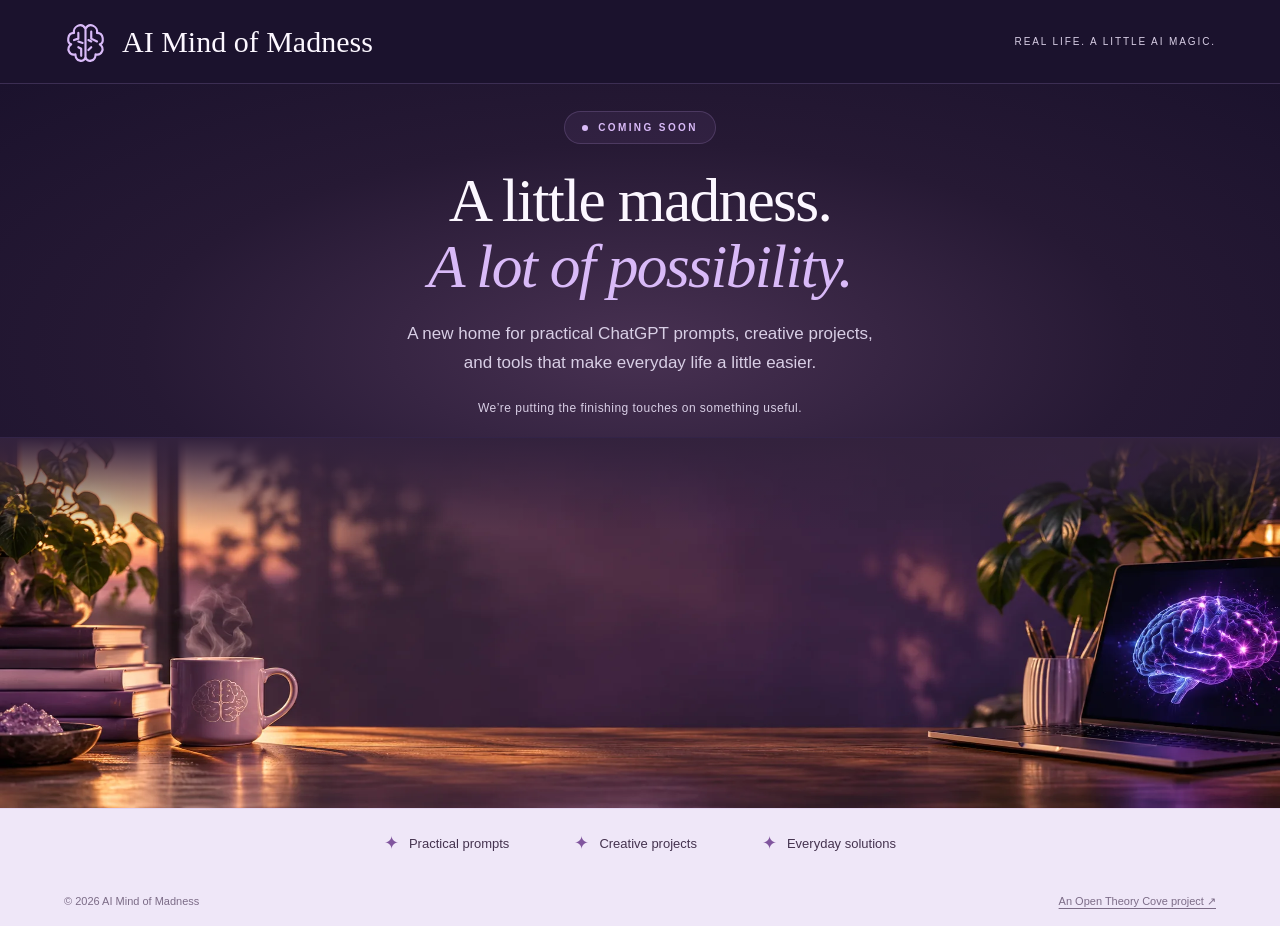
<file: index.html>
<!doctype html><html lang="en"><head><meta charset="utf-8"><meta name="viewport" content="width=device-width,initial-scale=1"><title>AI Mind of Madness | Coming Soon</title><meta name="description" content="AI Mind of Madness is coming soon. Practical ChatGPT prompts, creative projects, and everyday tools."><style>*{box-sizing:border-box}html,body{margin:0}body{min-height:100svh;display:flex;flex-direction:column;font-family:Arial,Helvetica,sans-serif;background:var(--bg);color:var(--text)}header{height:84px;padding:0 5%;display:flex;align-items:center;justify-content:space-between;border-bottom:1px solid var(--line);gap:18px}header .brand{display:flex;align-items:center;gap:15px;font:30px Georgia,serif}header svg{width:43px;height:43px;color:var(--accent)}header small{font-size:10px;letter-spacing:.19em;color:var(--sub)}main{flex:1;display:flex;flex-direction:column}.copy{flex:1;text-align:center;padding:48px 20px 43px;position:relative;background:var(--copybg)}.badge{font-size:10px;letter-spacing:.24em;font-weight:700;display:inline-flex;align-items:center;gap:10px;border:1px solid var(--line);background:var(--badge);padding:10px 17px;border-radius:100px;color:var(--accent)}.badge:before{content:'';width:6px;height:6px;border-radius:50%;background:var(--accent)}h1{font:400 clamp(40px,4.8vw,66px)/1.08 Georgia,serif;letter-spacing:-1.7px;margin:23px auto 20px;max-width:900px}h1 em{font-style:italic;color:var(--accent)}.intro{font-size:17px;line-height:1.7;color:var(--sub);max-width:670px;margin:0 auto}.soon{margin:24px 0 0;font-size:12px;letter-spacing:.04em;color:var(--sub)}.photo{margin:0;width:100%;line-height:0;background:var(--bg);position:relative;overflow:hidden}.photo img{display:block;width:100%;height:auto}.photo:before{content:'';position:absolute;top:0;left:0;right:0;height:25%;background:linear-gradient(var(--fade),transparent);pointer-events:none}.features{padding:23px 5%;display:flex;justify-content:center;gap:65px;background:var(--strip);color:var(--striptext);border-top:1px solid var(--line);font-size:13px}.features span{display:flex;gap:10px;align-items:center}.features i{font-style:normal;color:var(--stripaccent);font-size:18px}footer{display:flex;justify-content:space-between;gap:20px;padding:18px 5%;color:var(--foot);font-size:11px;background:var(--strip)}footer a{color:inherit;text-underline-offset:3px}a:focus-visible{outline:2px solid var(--accent);outline-offset:4px}@media(max-width:680px){header{height:78px;padding:0 6%}.brand{font-size:22px!important;gap:10px!important}header svg{width:32px;height:35px}header small{display:none}.copy{padding:45px 7% 38px}h1{font-size:42px;letter-spacing:-1px}.intro{font-size:15px;line-height:1.7}.features{gap:17px;flex-direction:column;align-items:center;padding:23px}.features span{font-size:12px}.photo{order:0}footer{padding:18px 6%;font-size:10px;flex-wrap:wrap;justify-content:center;text-align:center}.soon{font-size:12px;margin-top:21px}}@media(prefers-reduced-motion:reduce){*{scroll-behavior:auto}}:root{--bg:#1b122d;--text:#fcf7ff;--accent:#d9baf8;--sub:#d8cee5;--line:#b995dc36;--badge:#b68adc13;--copybg:radial-gradient(ellipse at 50% 75%,#483152 0,#261934 55%,#1b122d 100%);--fade:#33223d;--strip:#efe7f8;--striptext:#45334f;--stripaccent:#80559e;--foot:#7c6c87}.photo img{max-height:370px;object-fit:fill}.photo{border-top:1px solid #bc8ee126}@media(max-width:680px){.desktop-break{display:none}}@media(min-width:681px){.copy{padding-top:27px;padding-bottom:22px}}</style></head><body><header><div class="brand"><svg viewBox="-2 -3 28 30" fill="none" stroke="currentColor" stroke-width="1.5" stroke-linecap="round" stroke-linejoin="round" aria-hidden="true"><path d="M12 3c-3-5-9-1-8 3-5 0-5 7-2 8-4 3-1 8 3 7 0 5 6 6 7 2V3Zm0 0c3-5 9-1 8 3 5 0 5 7 2 8 4 3 1 8-3 7 0 5-6 6-7 2M7 6v4l-3 1M7 16l2 1v5M16 5v5l4 2M16 16l-2 2M7 12l3 1M16 12l-2-1"/></svg><span>AI Mind of Madness</span></div><small>REAL LIFE. A LITTLE AI MAGIC.</small></header><main><section class="copy"><span class="badge">COMING SOON</span><h1>A little madness.<br><em>A lot of possibility.</em></h1><p class="intro">A new home for practical ChatGPT prompts, creative projects,<br class="desktop-break"> and tools that make everyday life a little easier.</p><p class="soon">We’re putting the finishing touches on something useful.</p></section><figure class="photo"><img alt="Purple workspace with a coffee mug, books, plants, and a laptop displaying a glowing brain." src="[data-uri]"></figure><div class="features" aria-label="What’s coming"><span><i aria-hidden="true">✦</i>Practical prompts</span><span><i aria-hidden="true">✦</i>Creative projects</span><span><i aria-hidden="true">✦</i>Everyday solutions</span></div></main><footer><span>© 2026 AI Mind of Madness</span><a href="https://opentheorycove.com/" target="_blank" rel="noopener noreferrer">An Open Theory Cove project ↗</a></footer></body></html>
</file>
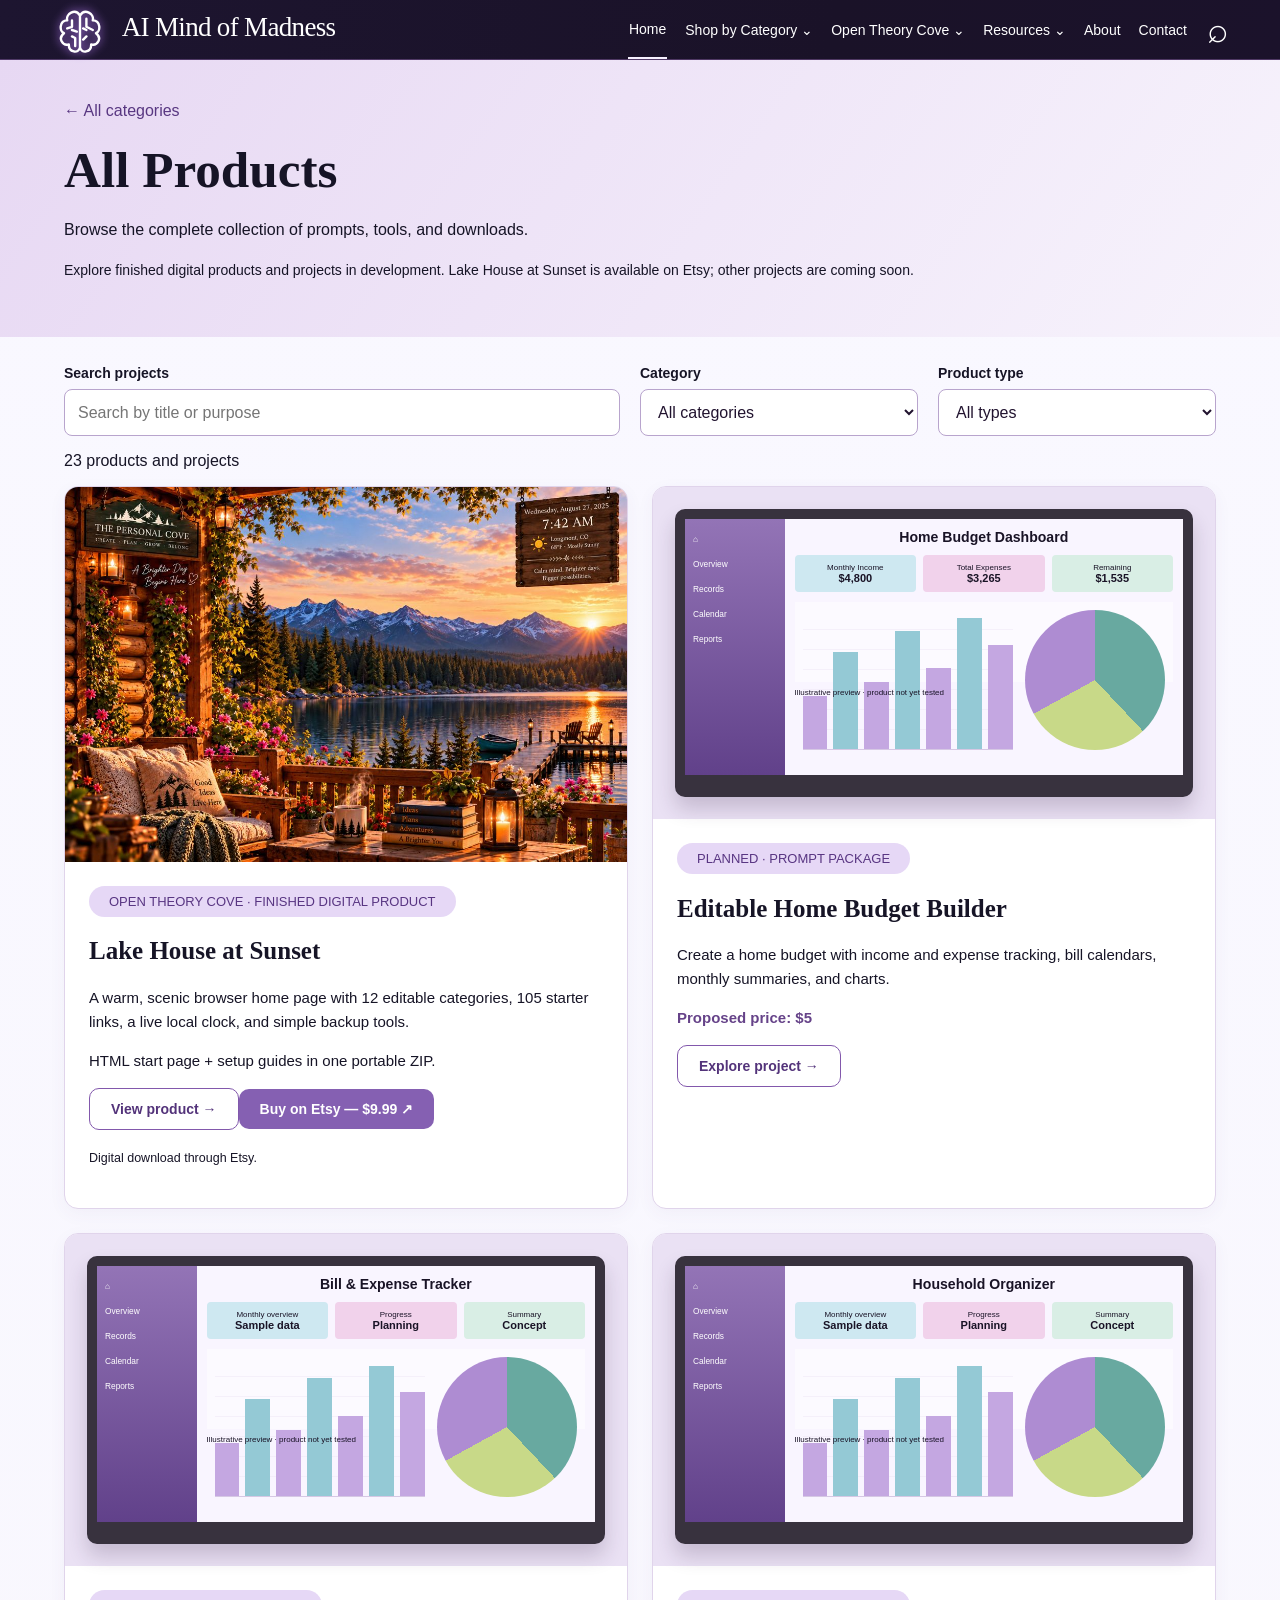
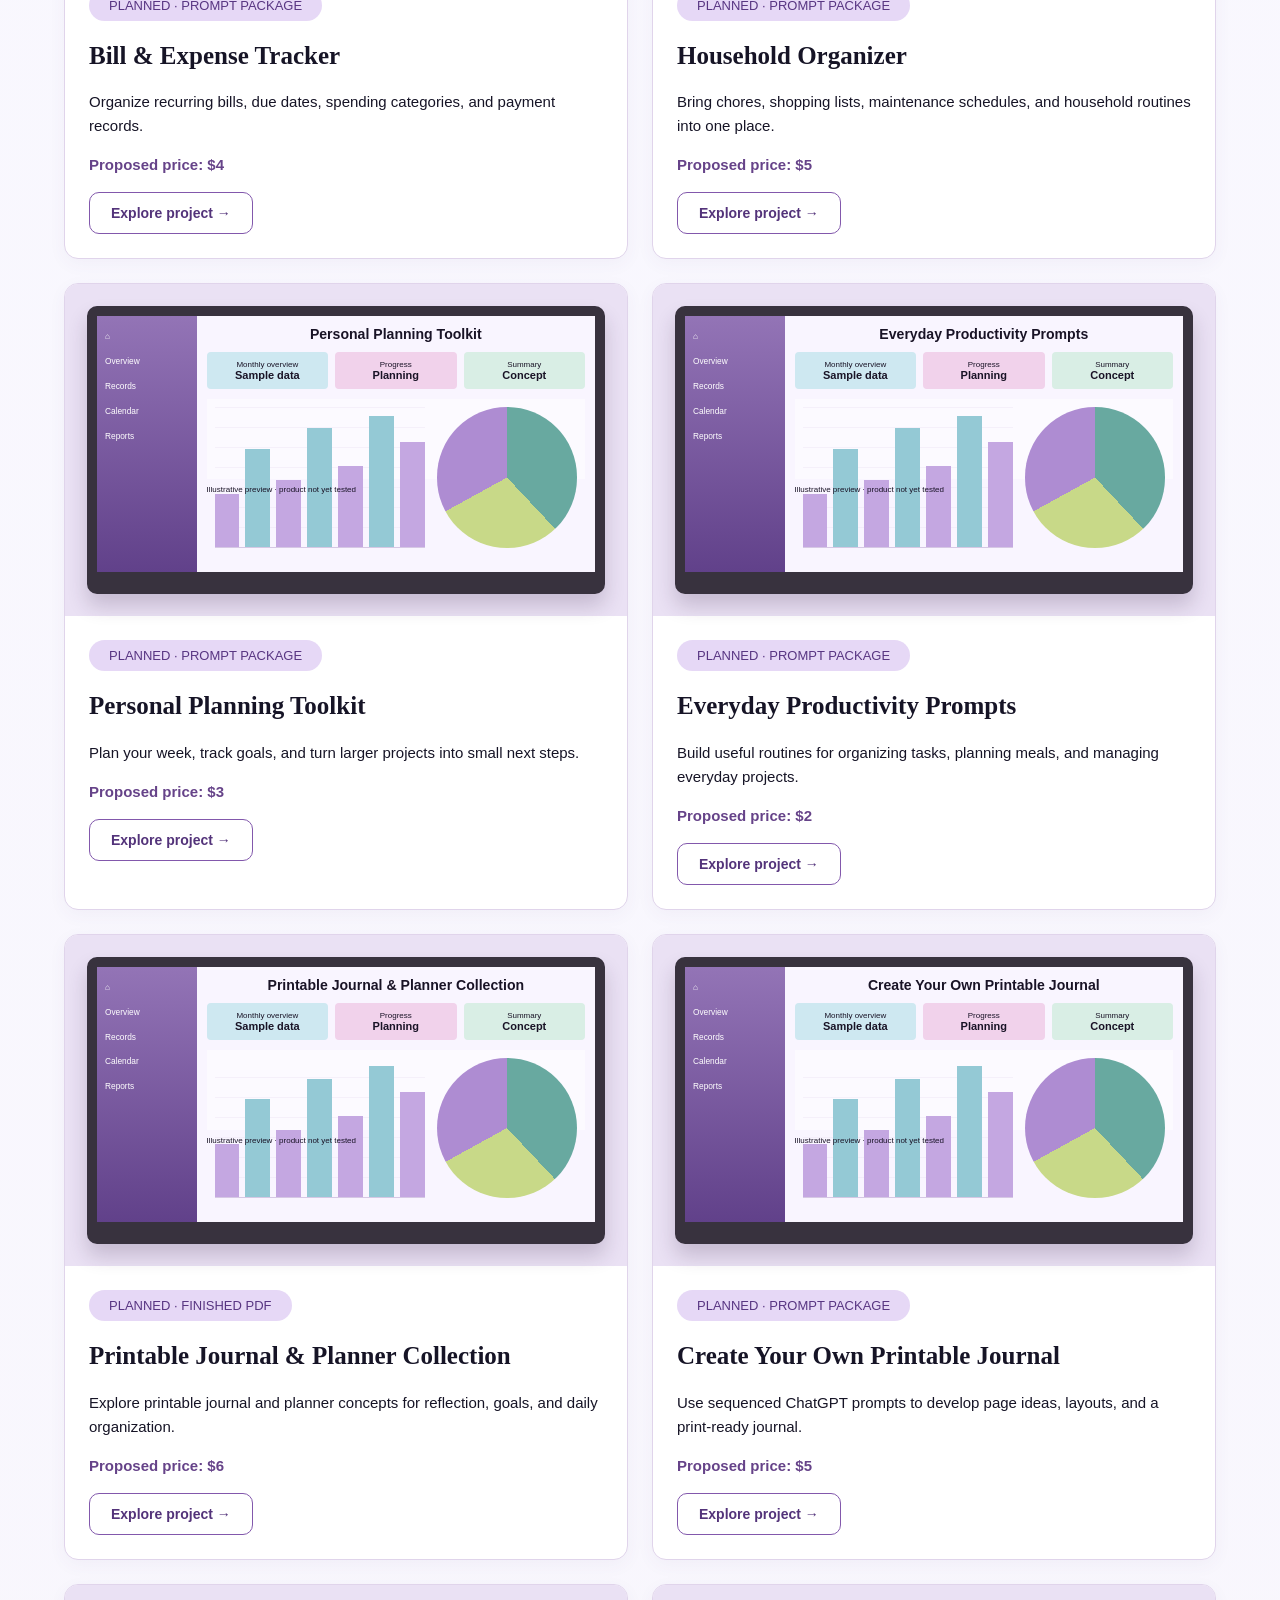
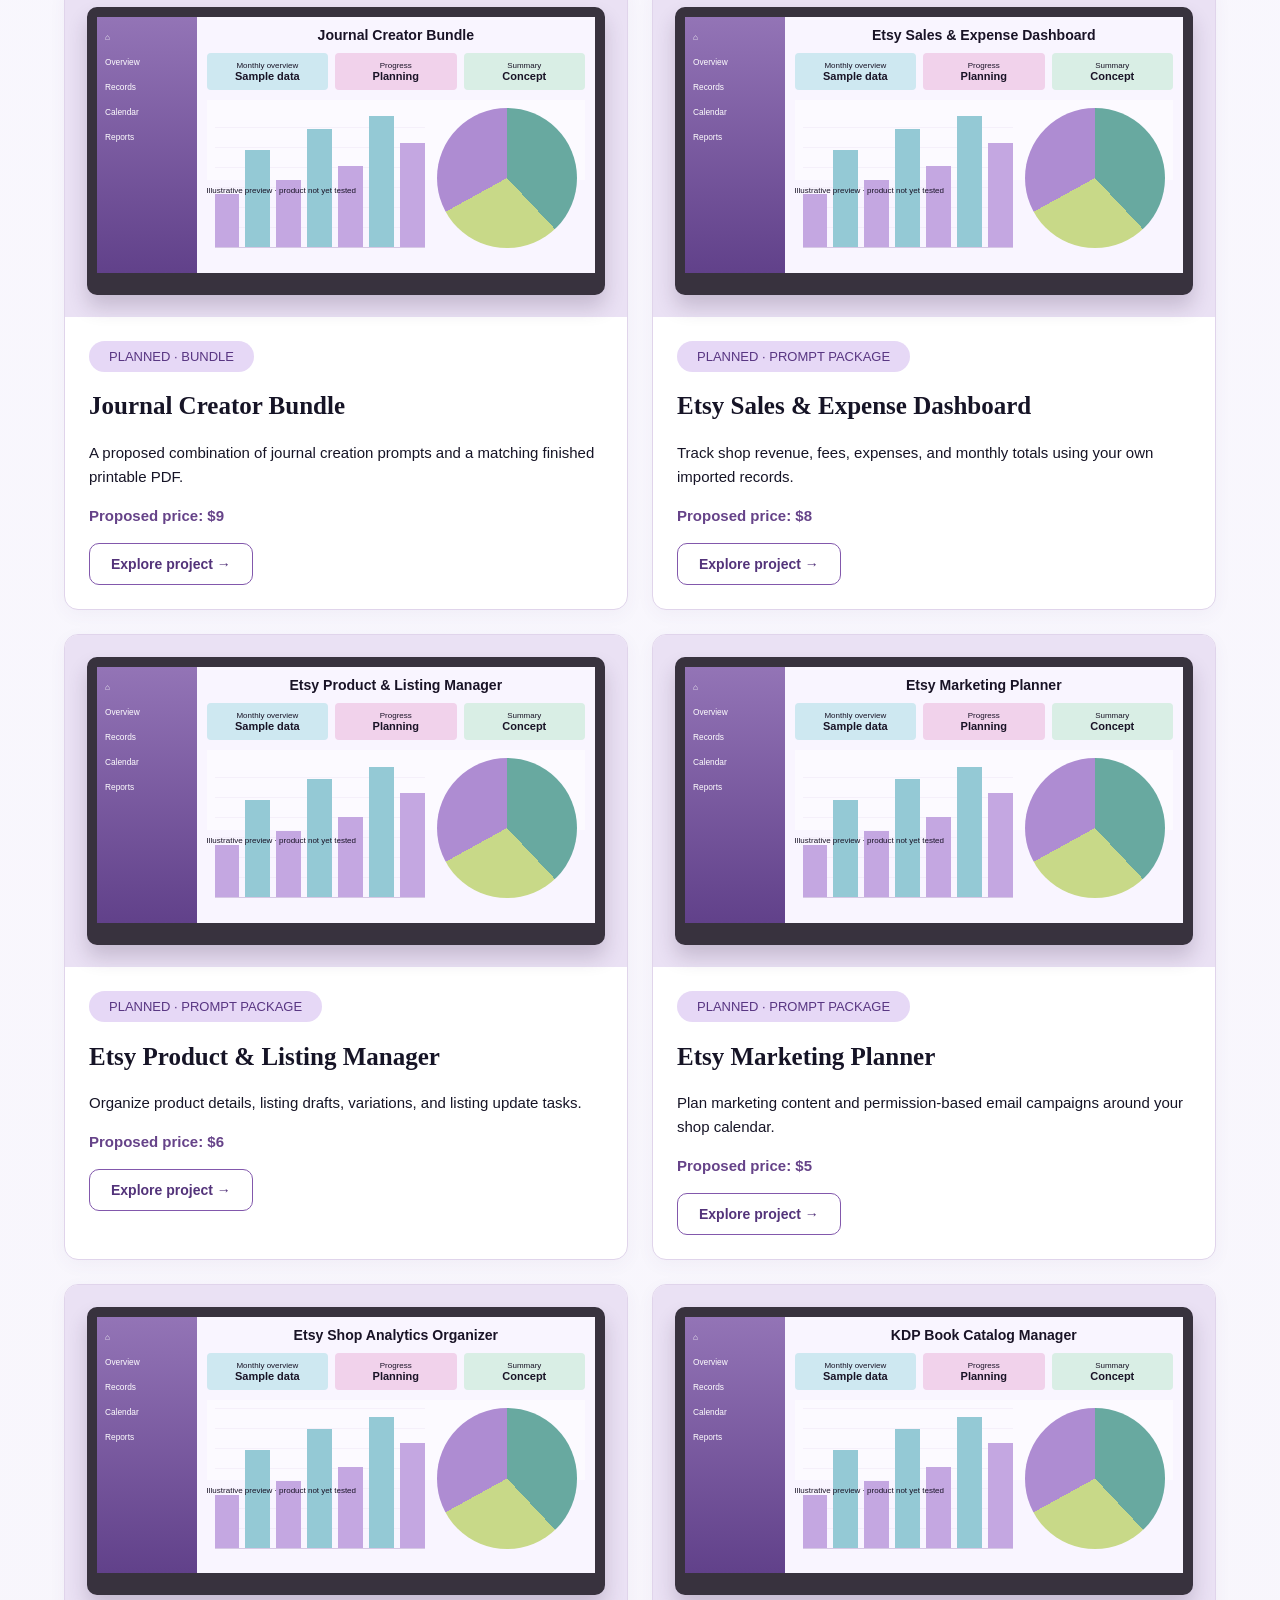
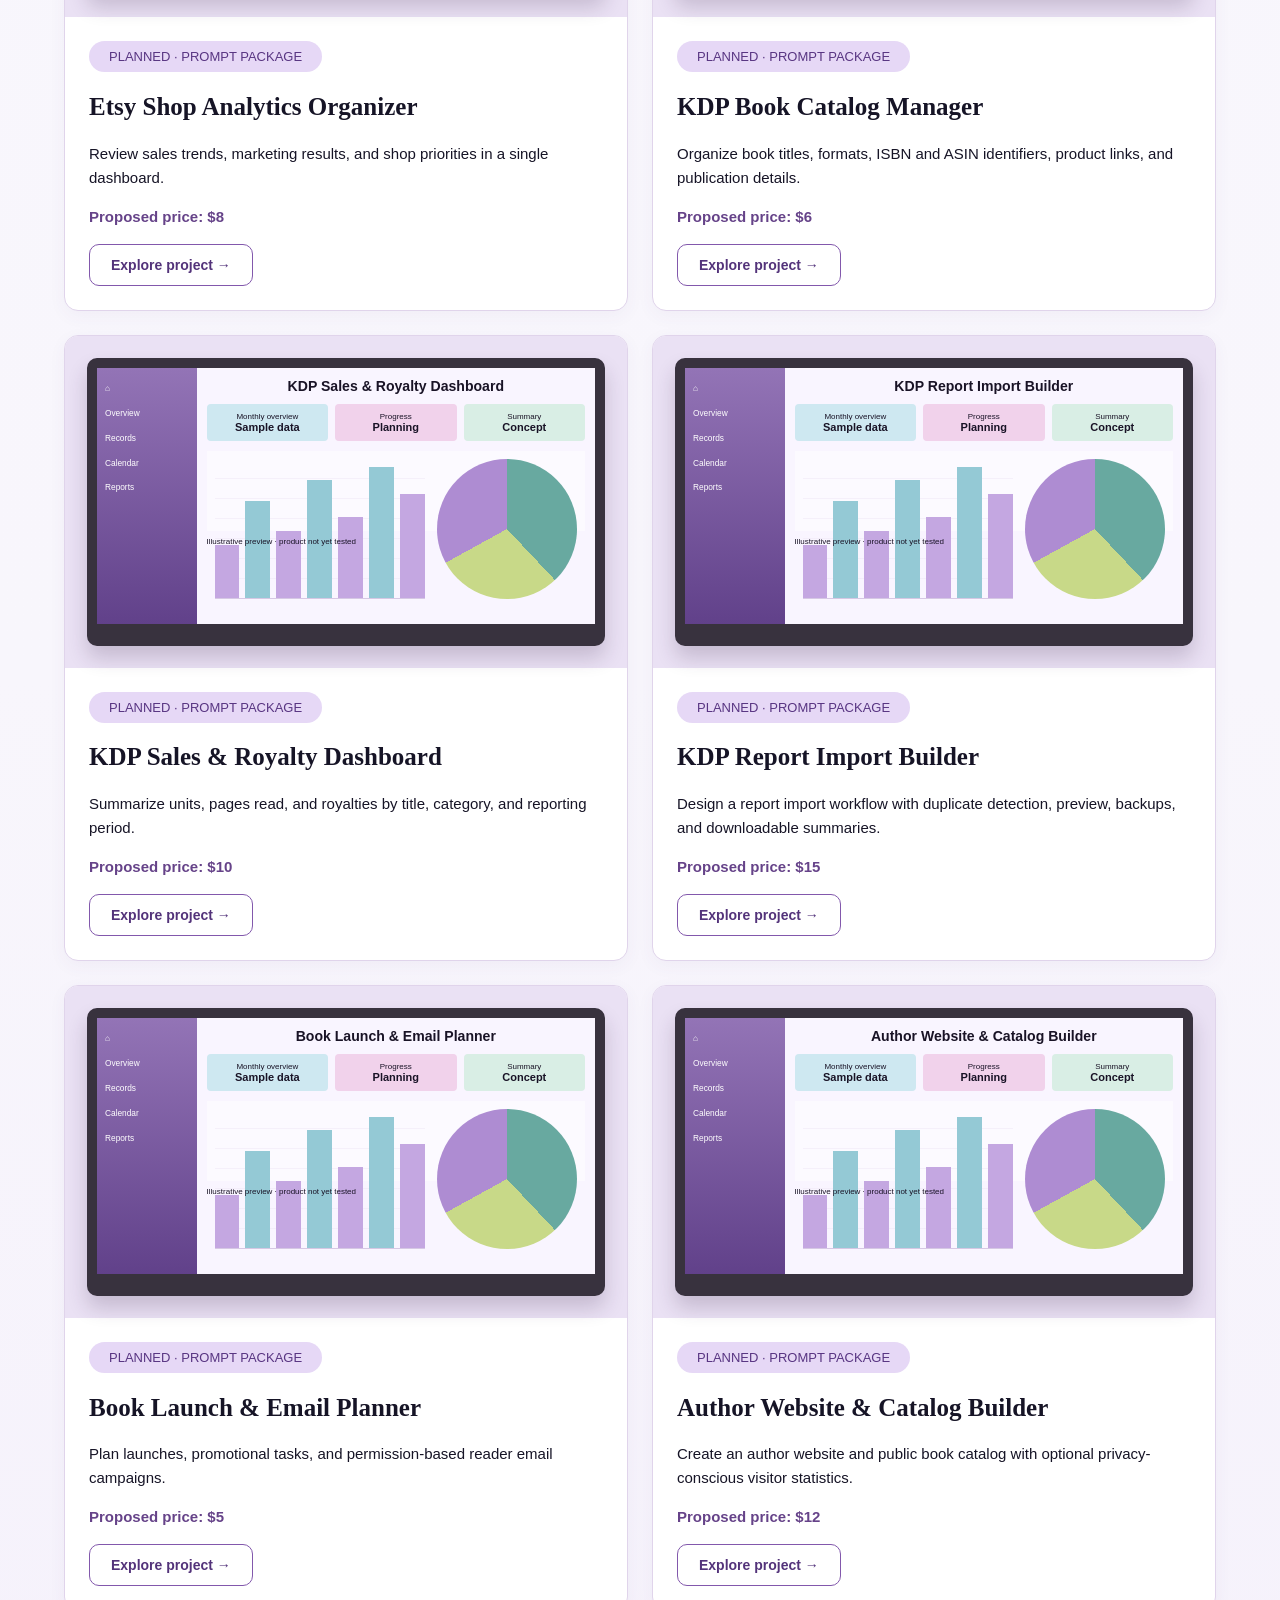
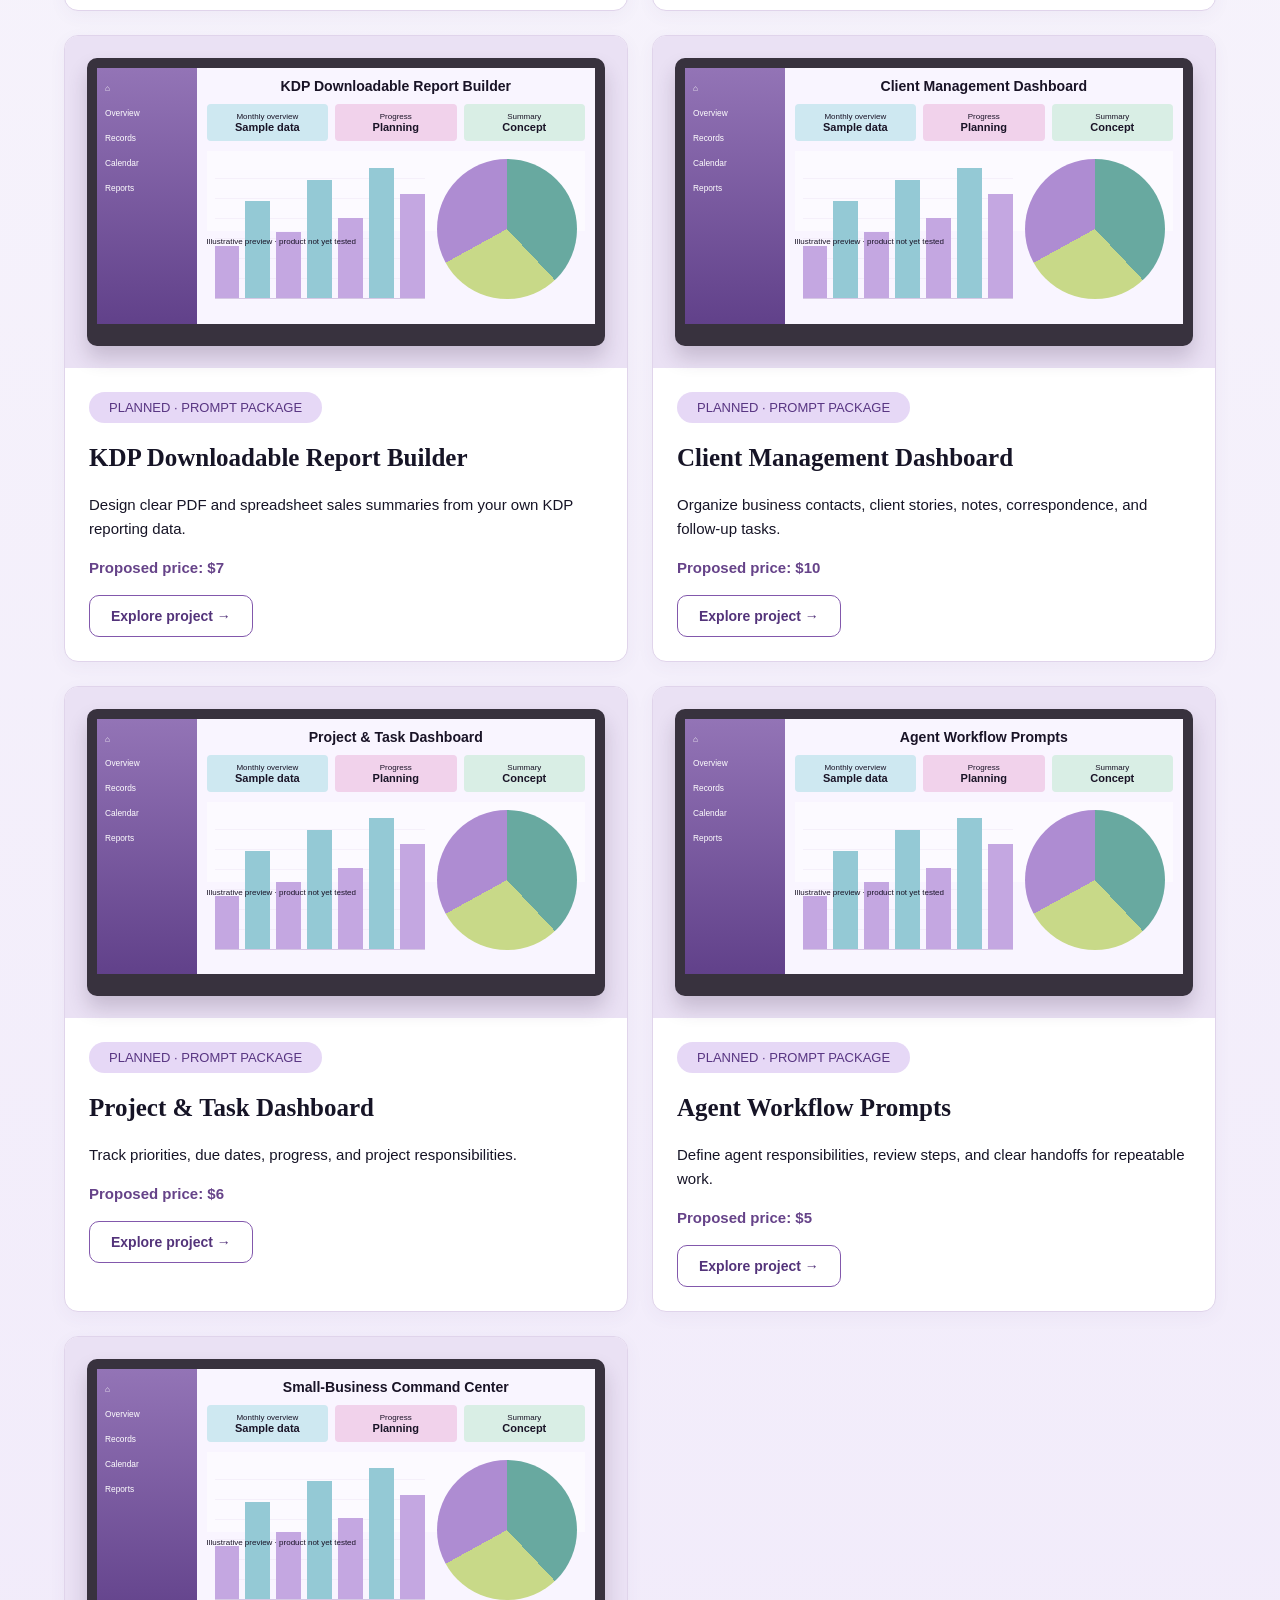
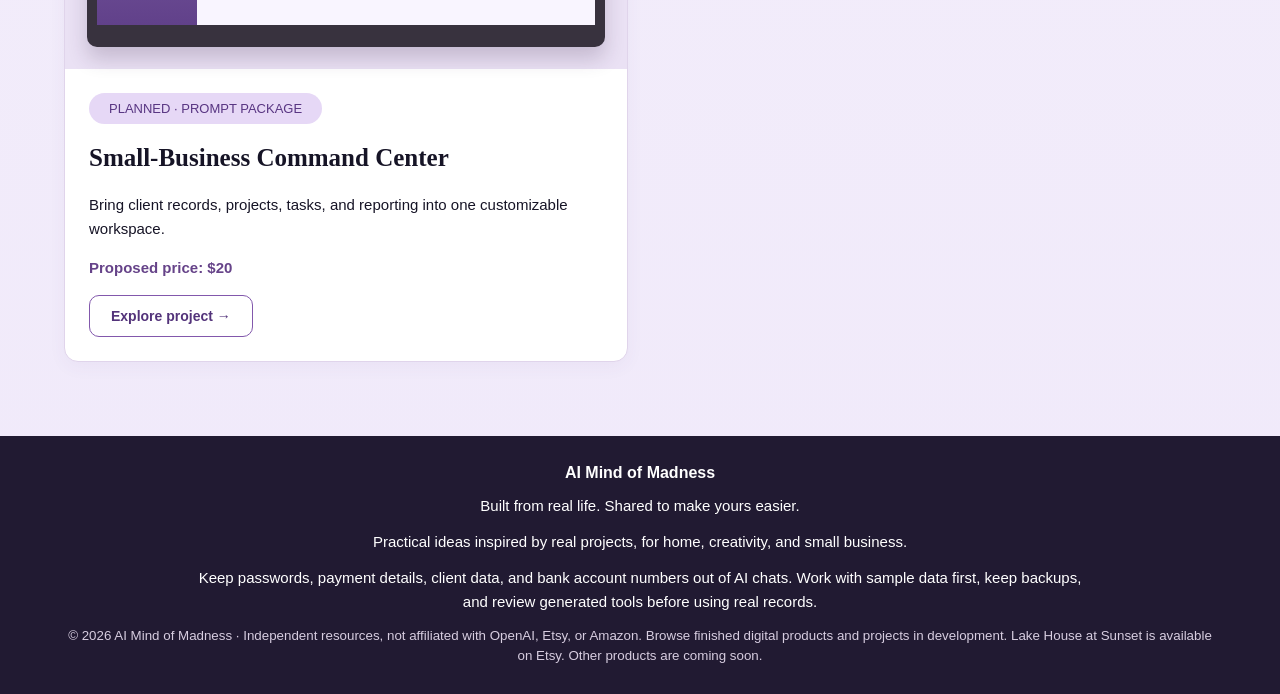
<file: all-products.html>
<!doctype html><html lang="en"><head><meta charset="utf-8"><meta name="viewport" content="width=device-width,initial-scale=1"><title>All Products | AI Mind of Madness</title><meta name="description" content="Browse all practical prompts, printable projects and tool-building guides."><link rel="stylesheet" href="/style.css?v=approved5"><script src="/site.js?v=approved5" defer></script></head><body><a class="skip" href="#main">Skip to content</a><header class="top"><a class="brand" href="/"><span class="brain">✺</span> AI Mind of Madness</a><button class="menu-toggle" aria-expanded="false" aria-controls="nav">☰ <span class="sr">Open menu</span></button><nav id="nav" aria-label="Main menu"><a href="/">Home</a><div class="drop"><button class="dropbtn" aria-expanded="false">Shop by Category⌄</button><div class="dropdown"><a href="/household.html">Household Tools & Tips</a><a href="/open-theory-cove.html">Open Theory Cove</a><a href="/etsy-sellers.html">Etsy Sellers</a><a href="/amazon-kdp.html">Amazon KDP Sellers</a><a href="/business.html">Business & Productivity</a><a href="/all-products.html">All Products</a></div></div><a href="/open-theory-cove.html">Open Theory Cove</a><a href="/#how">Resources</a><a href="/#about">About</a><a href="mailto:mktvisibility@gmail.com">Contact</a></nav><span class="cart" title="Purchases not yet available">♧ <small>0</small></span></header><main id="main"><section class="inner-hero"><div class="inner-photo" style="background-image:url('https://images.unsplash.com/photo-1456324504439-367cee3b3c32?auto=format&fit=crop&w=1400&q=80')"></div><div class="inner-content"><a href="/#categories">← All categories</a><span class="eyebrow">EXPLORE THE COLLECTION</span><h1>All Products</h1><p>Browse all practical prompts, printable projects and tool-building guides.</p></div></section><section class="inner-body"><article class="product"><a href="sea-turtle-sanctuary.html"><img src="assets/products/sea-turtle-office.jpg" alt="Sea Turtle Sanctuary on a home-office monitor beside Etsy" loading="lazy" style="display:block;width:100%;height:auto;border-radius:12px"></a><h2>Sea Turtle Sanctuary</h2><p>A tropical browser home page with 12 editable categories, 120 starter links, editable quick shortcuts, Google search, a live local clock, and backup tools.</p><p>Digital ZIP download · The Personal Cove Collection</p><a class="btn" href="sea-turtle-sanctuary.html">View product →</a> <a class="btn" href="https://opentheorycove.etsy.com/listing/4607941003" target="_blank" rel="noopener noreferrer">Buy on Etsy ↗</a></article><article class="product"><span class="pill">IN DEVELOPMENT · PREVIEW ONLY</span><h2>Explore the Collection</h2><p>Find a useful project to customize for your own home, creative work or business.</p><p class="price">Planned price: Varies</p><p>Product ZIP packages, full-size preview screenshots and finished PDF downloads will be added after testing. Checkout is intentionally disabled.</p></article><aside class="product"><h3>What a finished kit will include</h3><p>Sequenced prompts, setup instructions, editable design references, customization tips and troubleshooting steps.</p><h3>Protect your information</h3><p>Do not upload account numbers, passwords or other sensitive credentials. Never connect a personal bank account to a budget experiment.</p></aside></section></main><footer><strong>✺ AI Mind of Madness</strong><p>Built from real life. Shared to make yours easier.</p><small>© 2026 AI Mind of Madness. Independent project resources for ChatGPT users. Not affiliated with OpenAI. Product kits and checkout are not yet available.</small></footer></body></html>
</file>
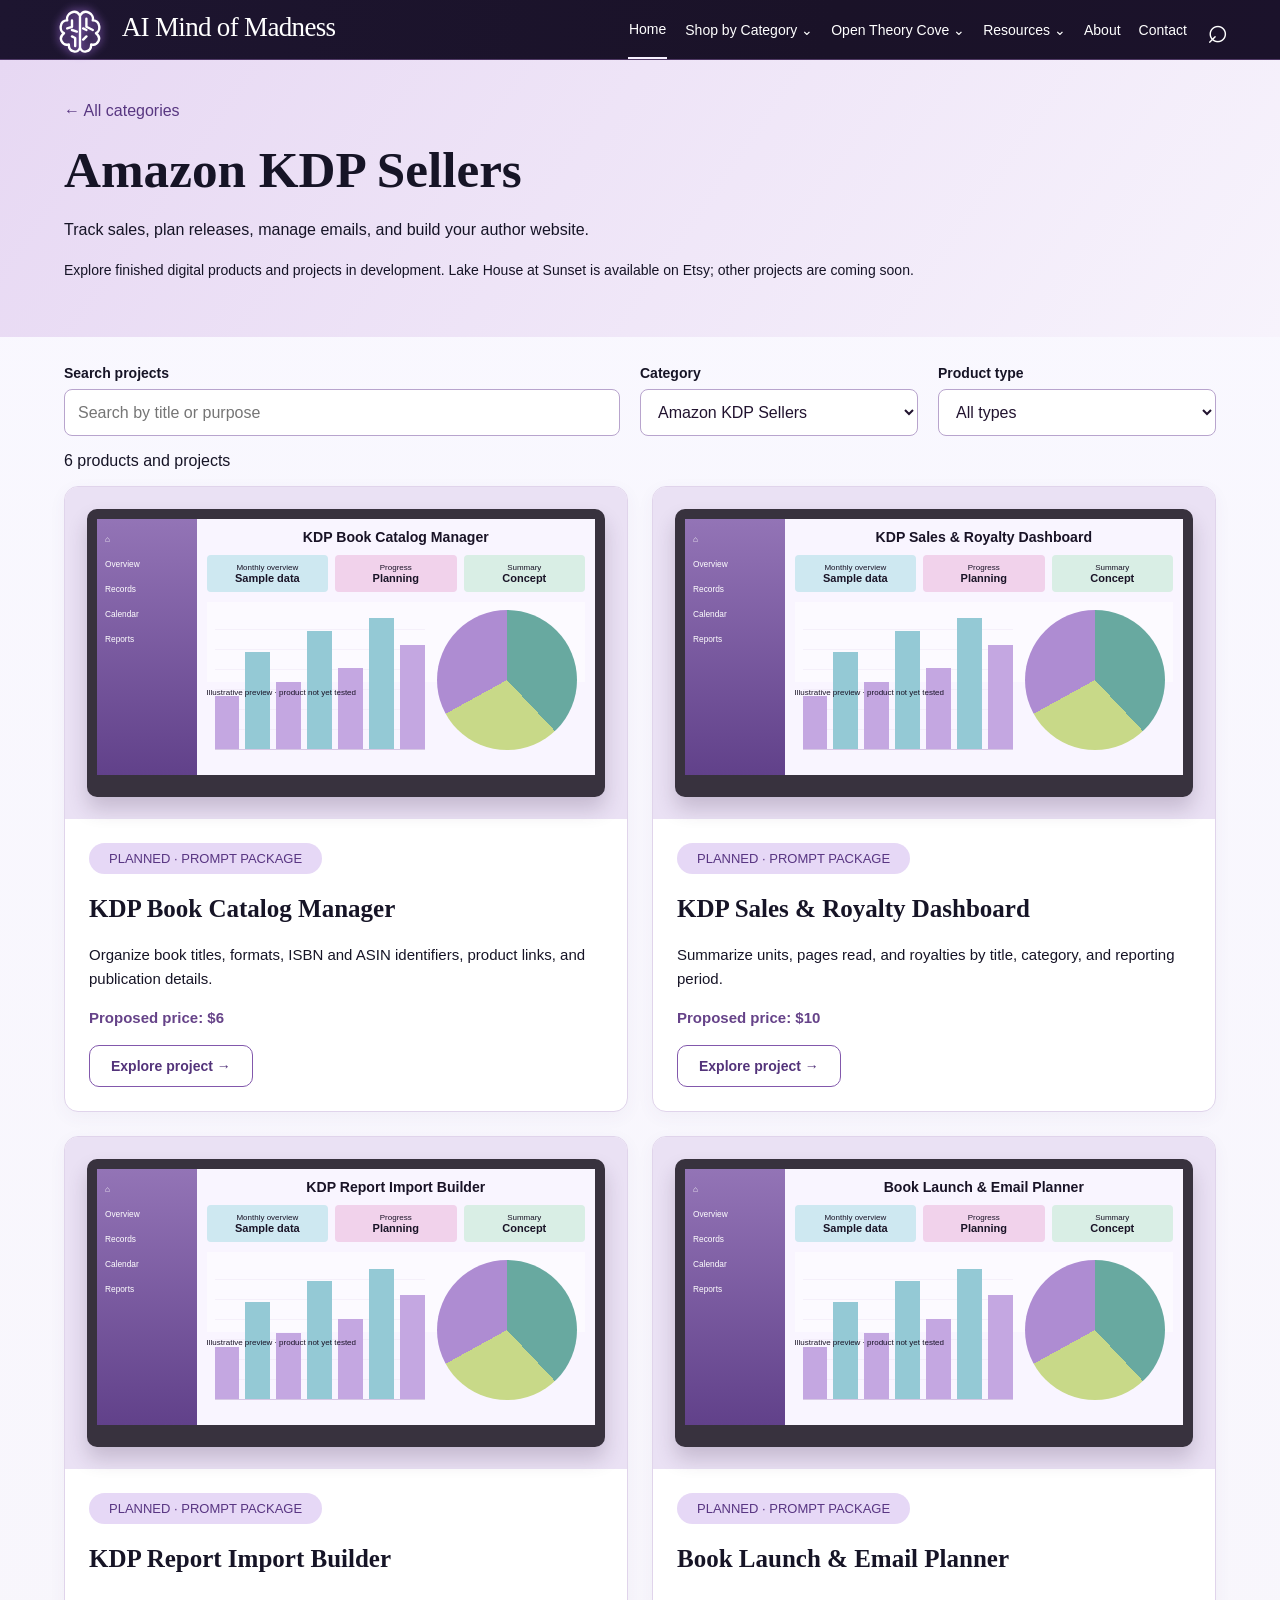
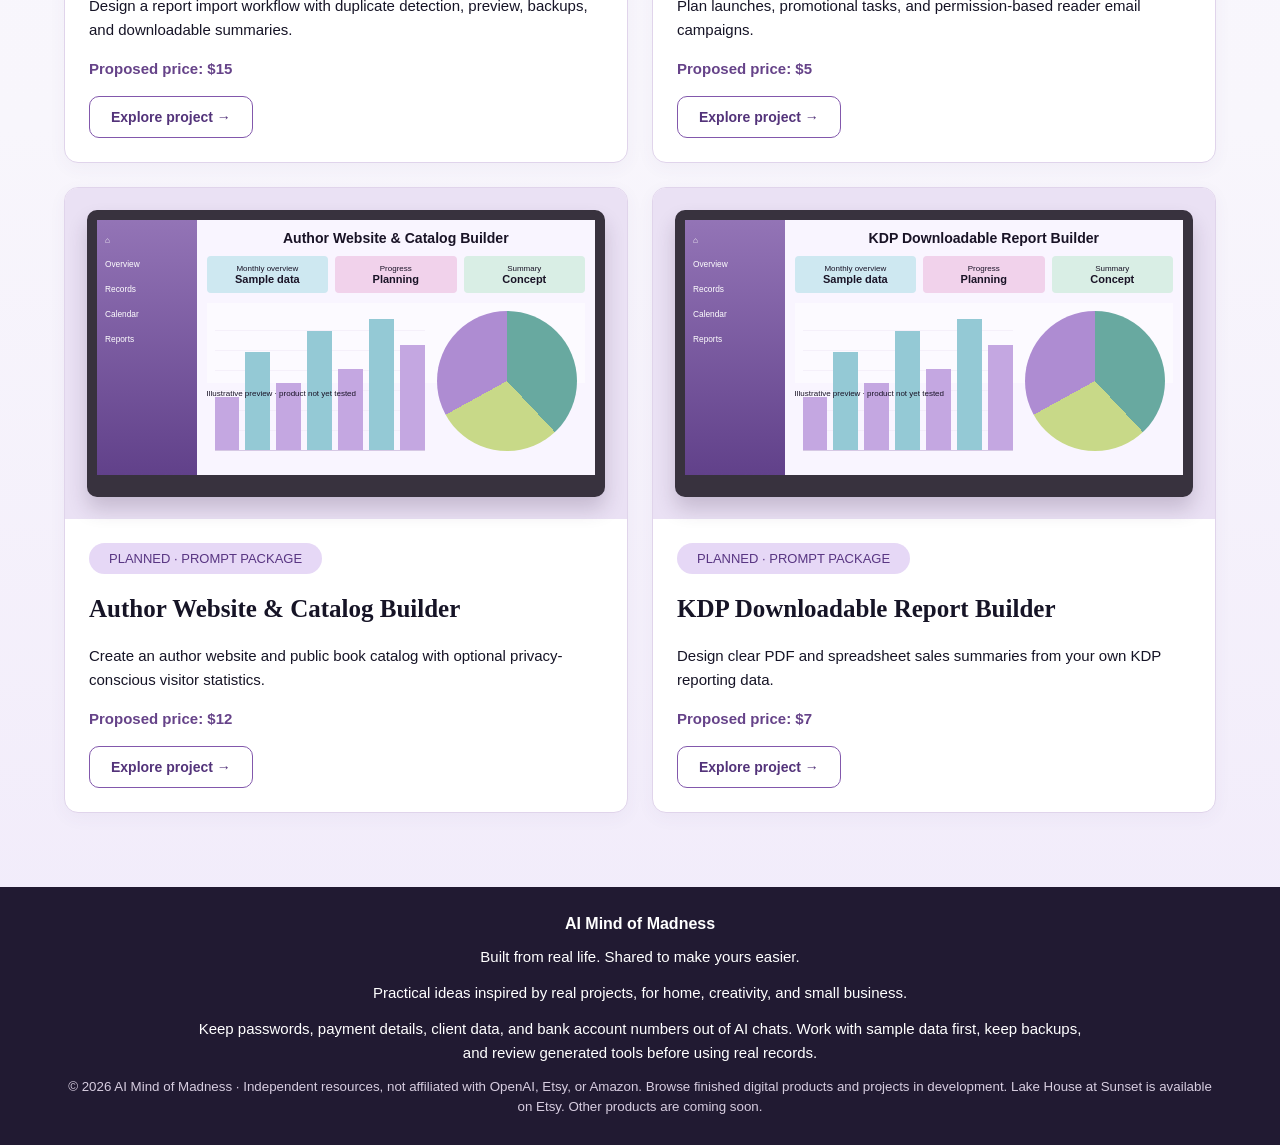
<file: amazon-kdp.html>
<!doctype html><html lang="en"><head><meta charset="utf-8"><meta name="viewport" content="width=device-width,initial-scale=1"><title>Amazon KDP Sellers | AI Mind of Madness</title><meta name="description" content="Book catalogs, royalties, author websites and launch planning."><link rel="stylesheet" href="/style.css?v=approved5"><script src="/site.js?v=approved5" defer></script></head><body><a class="skip" href="#main">Skip to content</a><header class="top"><a class="brand" href="/"><span class="brain">✺</span> AI Mind of Madness</a><button class="menu-toggle" aria-expanded="false" aria-controls="nav">☰ <span class="sr">Open menu</span></button><nav id="nav" aria-label="Main menu"><a href="/">Home</a><div class="drop"><button class="dropbtn" aria-expanded="false">Shop by Category⌄</button><div class="dropdown"><a href="/household.html">Household Tools & Tips</a><a href="/open-theory-cove.html">Open Theory Cove</a><a href="/etsy-sellers.html">Etsy Sellers</a><a href="/amazon-kdp.html">Amazon KDP Sellers</a><a href="/business.html">Business & Productivity</a><a href="/all-products.html">All Products</a></div></div><a href="/open-theory-cove.html">Open Theory Cove</a><a href="/#how">Resources</a><a href="/#about">About</a><a href="mailto:mktvisibility@gmail.com">Contact</a></nav><span class="cart" title="Purchases not yet available">♧ <small>0</small></span></header><main id="main"><section class="inner-hero"><div class="inner-photo" style="background-image:url('https://images.unsplash.com/photo-1512820790803-83ca734da794?auto=format&fit=crop&w=1400&q=80')"></div><div class="inner-content"><a href="/#categories">← All categories</a><span class="eyebrow">EXPLORE THE COLLECTION</span><h1>Amazon KDP Sellers</h1><p>Book catalogs, royalties, author websites and launch planning.</p></div></section><section class="inner-body"><article class="product"><span class="pill">IN DEVELOPMENT · PREVIEW ONLY</span><h2>KDP Author Command Center</h2><p>Build a book sales and royalties dashboard, upload a catalog to your own website and track site statistics.</p><p class="price">Planned price: $19.99</p><p>Product ZIP packages, full-size preview screenshots and finished PDF downloads will be added after testing. Checkout is intentionally disabled.</p></article><aside class="product"><h3>What a finished kit will include</h3><p>Sequenced prompts, setup instructions, editable design references, customization tips and troubleshooting steps.</p><h3>Protect your information</h3><p>Do not upload account numbers, passwords or other sensitive credentials. Never connect a personal bank account to a budget experiment.</p></aside></section></main><footer><strong>✺ AI Mind of Madness</strong><p>Built from real life. Shared to make yours easier.</p><small>© 2026 AI Mind of Madness. Independent project resources for ChatGPT users. Not affiliated with OpenAI. Product kits and checkout are not yet available.</small></footer></body></html>
</file>
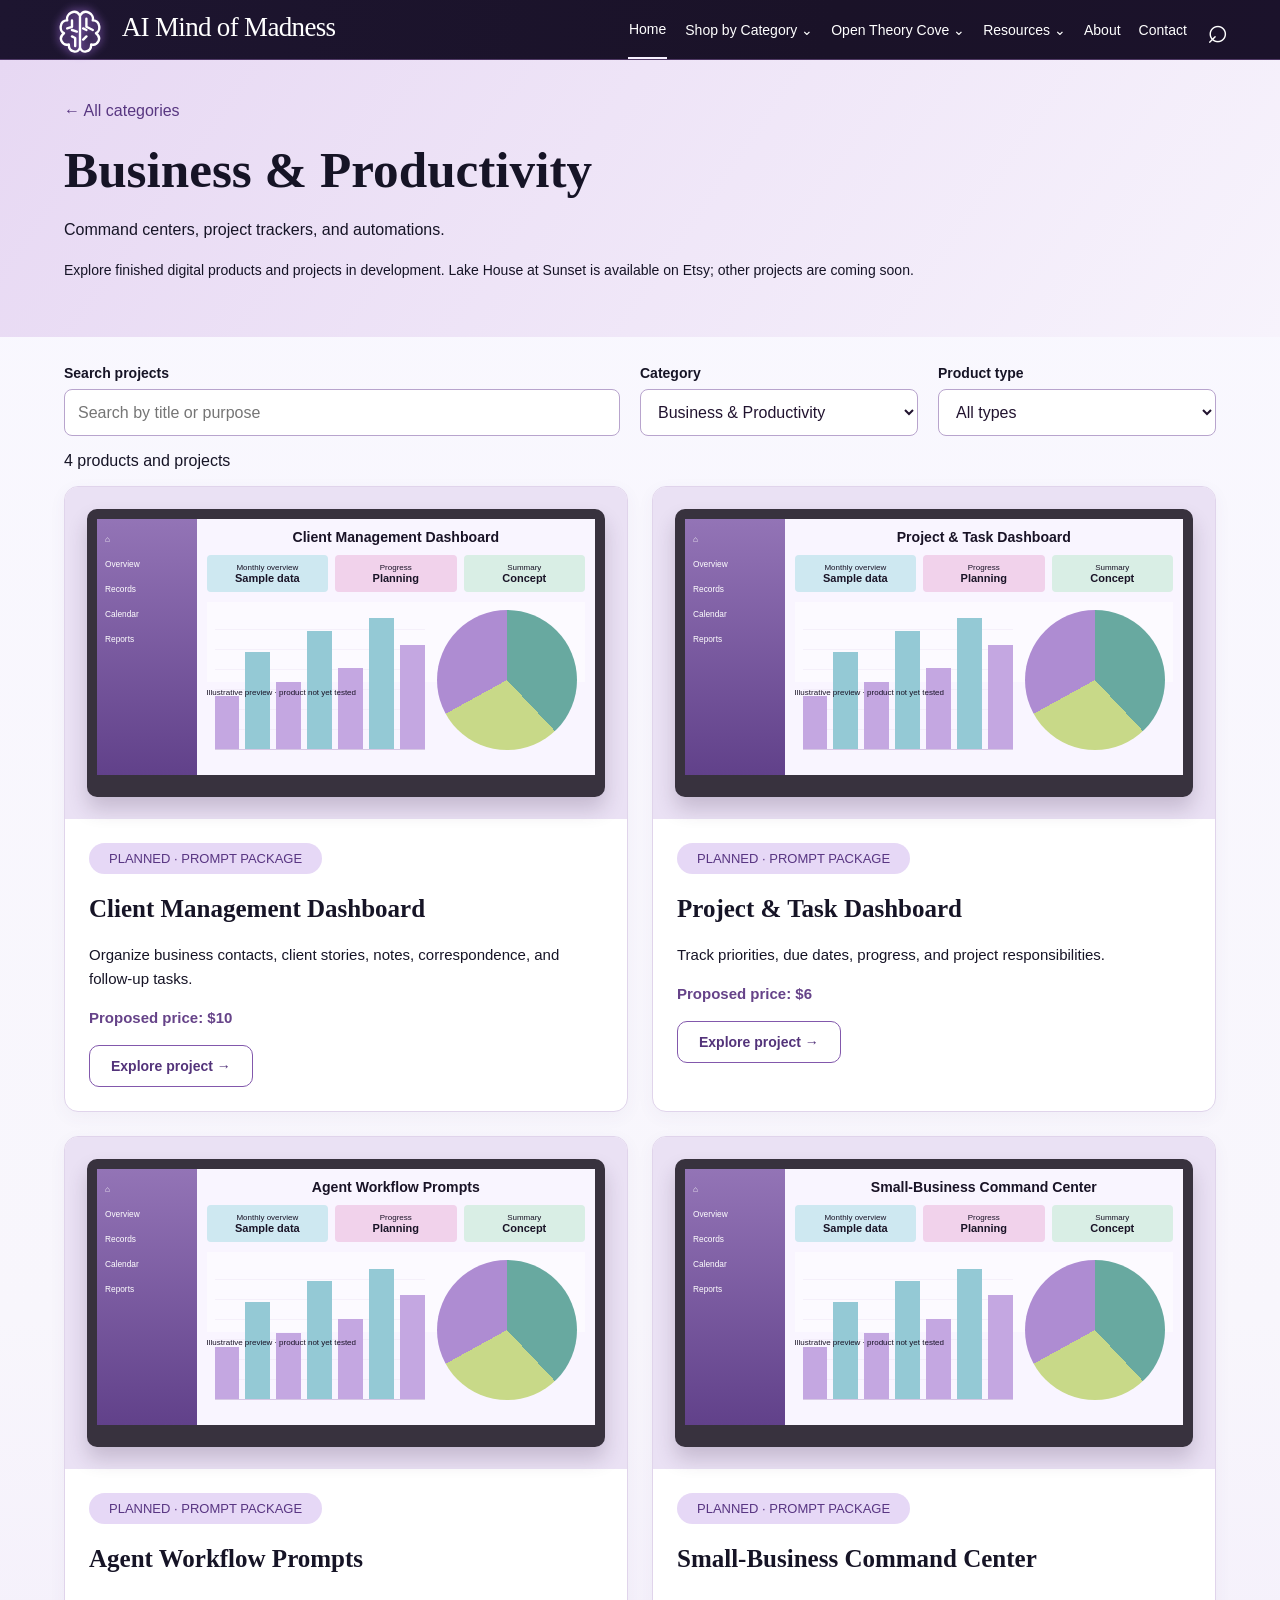
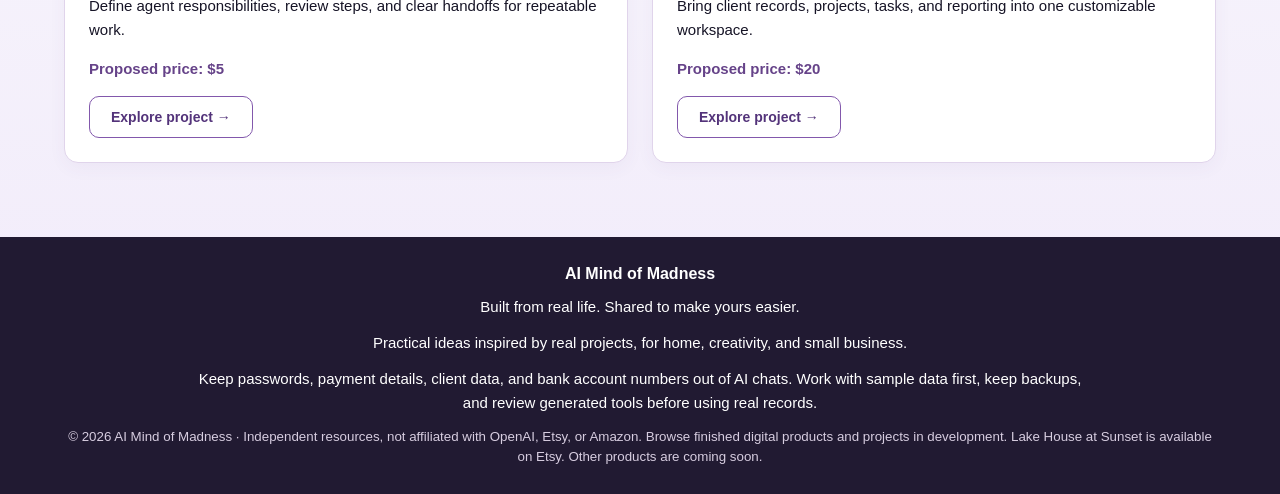
<file: business.html>
<!doctype html><html lang="en"><head><meta charset="utf-8"><meta name="viewport" content="width=device-width,initial-scale=1"><title>Business & Productivity | AI Mind of Madness</title><meta name="description" content="Command centers, client tools, project trackers and repeatable workflows."><link rel="stylesheet" href="/style.css?v=approved5"><script src="/site.js?v=approved5" defer></script></head><body><a class="skip" href="#main">Skip to content</a><header class="top"><a class="brand" href="/"><span class="brain">✺</span> AI Mind of Madness</a><button class="menu-toggle" aria-expanded="false" aria-controls="nav">☰ <span class="sr">Open menu</span></button><nav id="nav" aria-label="Main menu"><a href="/">Home</a><div class="drop"><button class="dropbtn" aria-expanded="false">Shop by Category⌄</button><div class="dropdown"><a href="/household.html">Household Tools & Tips</a><a href="/open-theory-cove.html">Open Theory Cove</a><a href="/etsy-sellers.html">Etsy Sellers</a><a href="/amazon-kdp.html">Amazon KDP Sellers</a><a href="/business.html">Business & Productivity</a><a href="/all-products.html">All Products</a></div></div><a href="/open-theory-cove.html">Open Theory Cove</a><a href="/#how">Resources</a><a href="/#about">About</a><a href="mailto:mktvisibility@gmail.com">Contact</a></nav><span class="cart" title="Purchases not yet available">♧ <small>0</small></span></header><main id="main"><section class="inner-hero"><div class="inner-photo" style="background-image:url('https://images.unsplash.com/photo-1497366811353-6870744d04b2?auto=format&fit=crop&w=1400&q=80')"></div><div class="inner-content"><a href="/#categories">← All categories</a><span class="eyebrow">EXPLORE THE COLLECTION</span><h1>Business & Productivity</h1><p>Command centers, client tools, project trackers and repeatable workflows.</p></div></section><section class="inner-body"><article class="product"><span class="pill">IN DEVELOPMENT · PREVIEW ONLY</span><h2>Small Business Command Center</h2><p>Organize clients, tasks and projects using step-by-step ChatGPT prompts.</p><p class="price">Planned price: $19.99</p><p>Product ZIP packages, full-size preview screenshots and finished PDF downloads will be added after testing. Checkout is intentionally disabled.</p></article><aside class="product"><h3>What a finished kit will include</h3><p>Sequenced prompts, setup instructions, editable design references, customization tips and troubleshooting steps.</p><h3>Protect your information</h3><p>Do not upload account numbers, passwords or other sensitive credentials. Never connect a personal bank account to a budget experiment.</p></aside></section></main><footer><strong>✺ AI Mind of Madness</strong><p>Built from real life. Shared to make yours easier.</p><small>© 2026 AI Mind of Madness. Independent project resources for ChatGPT users. Not affiliated with OpenAI. Product kits and checkout are not yet available.</small></footer></body></html>
</file>
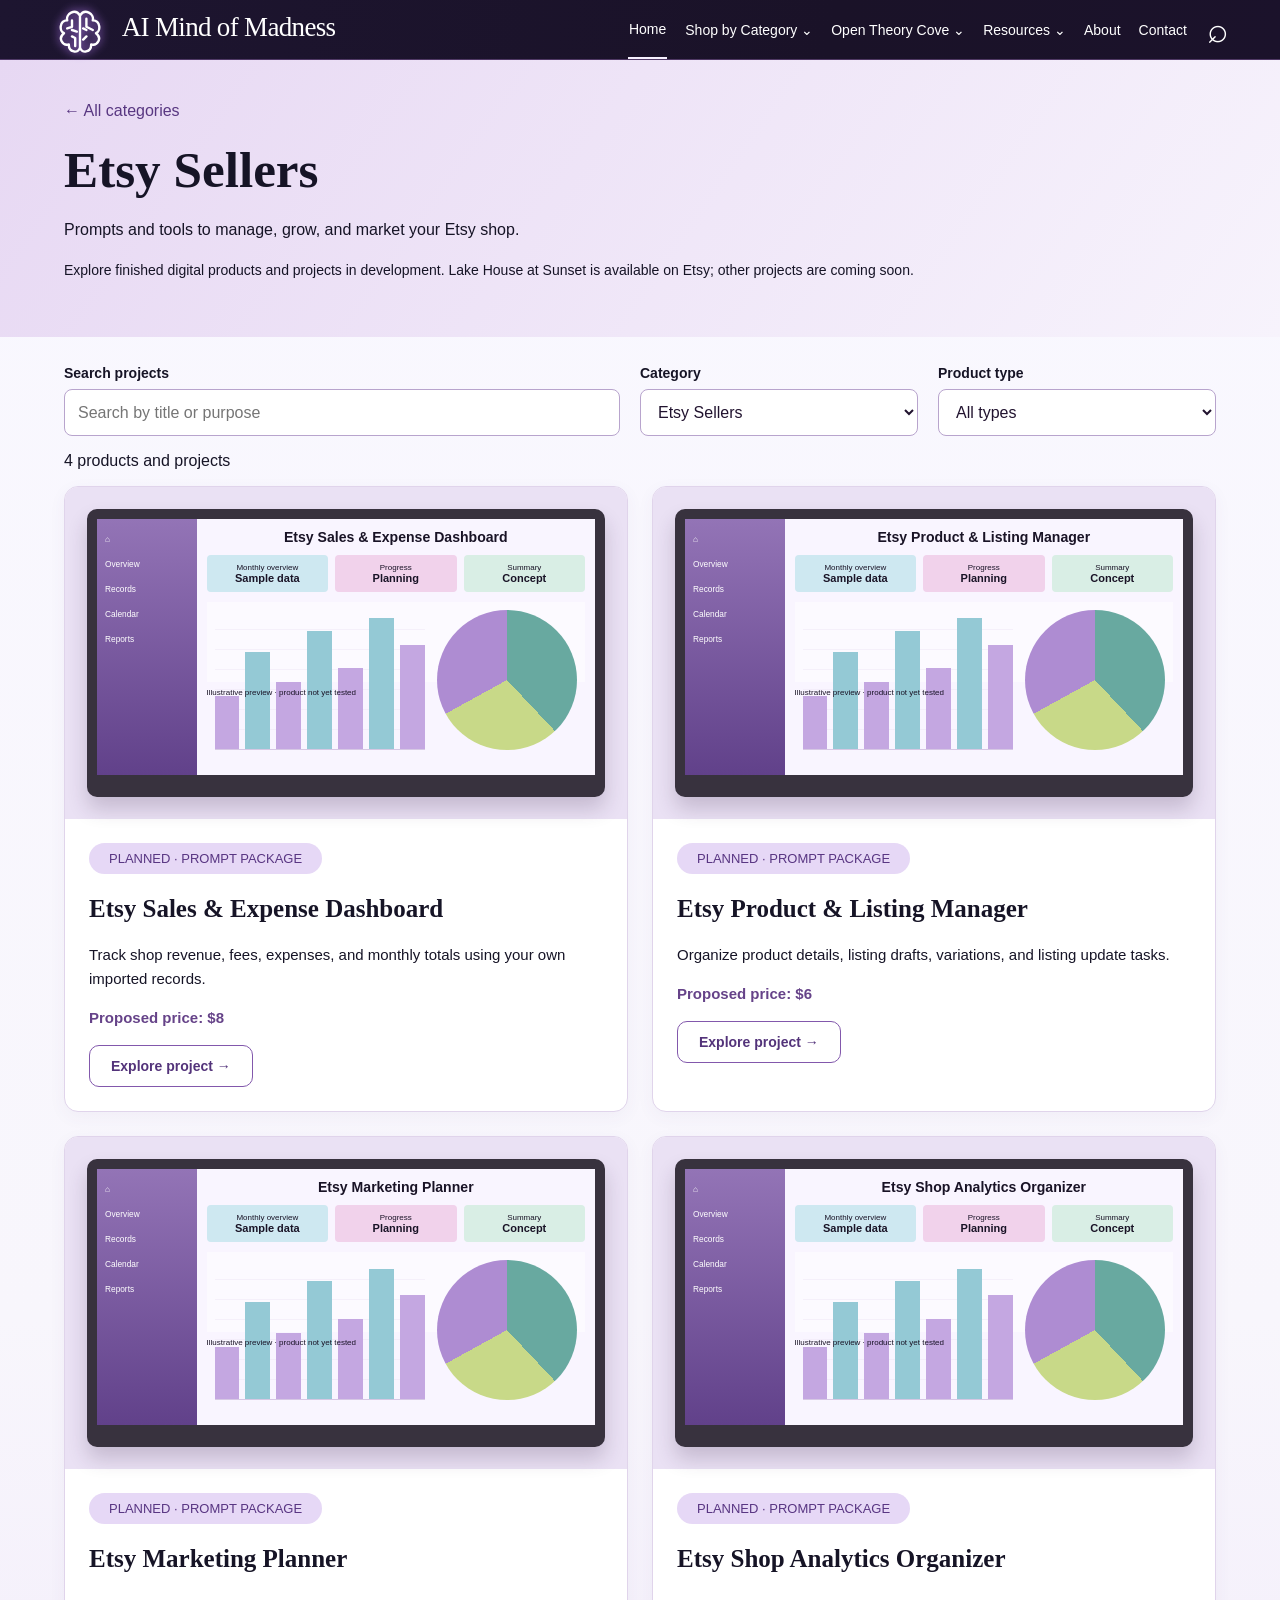
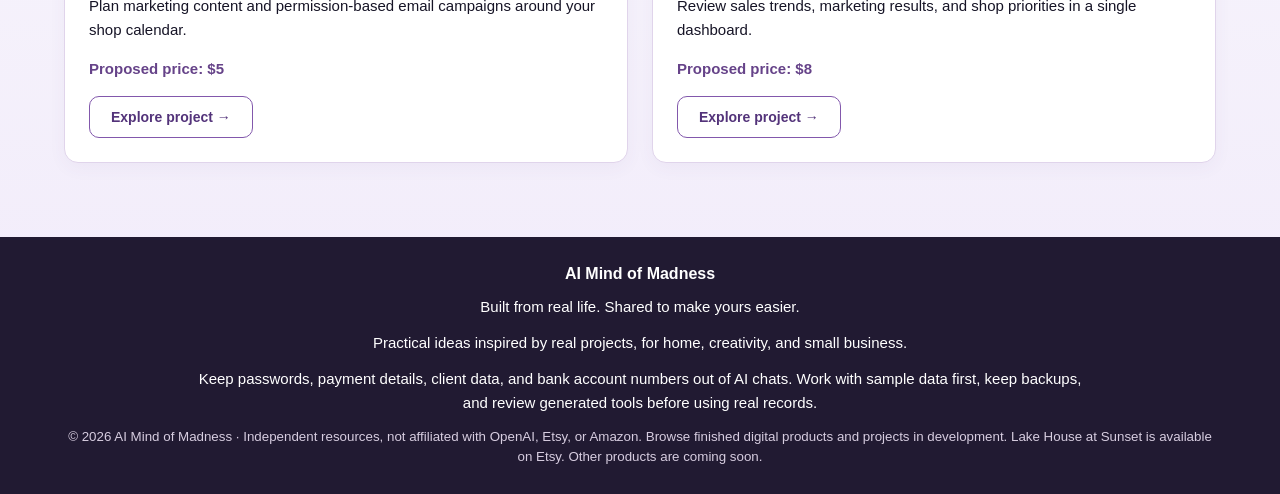
<file: etsy-sellers.html>
<!doctype html><html lang="en"><head><meta charset="utf-8"><meta name="viewport" content="width=device-width,initial-scale=1"><title>Etsy Sellers | AI Mind of Madness</title><meta name="description" content="Prompts and tools for managing, growing and marketing your shop."><link rel="stylesheet" href="/style.css?v=approved5"><script src="/site.js?v=approved5" defer></script></head><body><a class="skip" href="#main">Skip to content</a><header class="top"><a class="brand" href="/"><span class="brain">✺</span> AI Mind of Madness</a><button class="menu-toggle" aria-expanded="false" aria-controls="nav">☰ <span class="sr">Open menu</span></button><nav id="nav" aria-label="Main menu"><a href="/">Home</a><div class="drop"><button class="dropbtn" aria-expanded="false">Shop by Category⌄</button><div class="dropdown"><a href="/household.html">Household Tools & Tips</a><a href="/open-theory-cove.html">Open Theory Cove</a><a href="/etsy-sellers.html">Etsy Sellers</a><a href="/amazon-kdp.html">Amazon KDP Sellers</a><a href="/business.html">Business & Productivity</a><a href="/all-products.html">All Products</a></div></div><a href="/open-theory-cove.html">Open Theory Cove</a><a href="/#how">Resources</a><a href="/#about">About</a><a href="mailto:mktvisibility@gmail.com">Contact</a></nav><span class="cart" title="Purchases not yet available">♧ <small>0</small></span></header><main id="main"><section class="inner-hero"><div class="inner-photo" style="background-image:url('https://images.unsplash.com/photo-1490481651871-ab68de25d43d?auto=format&fit=crop&w=1400&q=80')"></div><div class="inner-content"><a href="/#categories">← All categories</a><span class="eyebrow">EXPLORE THE COLLECTION</span><h1>Etsy Sellers</h1><p>Prompts and tools for managing, growing and marketing your shop.</p></div></section><section class="inner-body"><article class="product"><span class="pill">IN DEVELOPMENT · PREVIEW ONLY</span><h2>Etsy Seller Sales & Product Tracker</h2><p>Plan your product catalog, sales imports, marketing tasks and listing improvements in one workspace.</p><p class="price">Planned price: $14.99</p><p>Product ZIP packages, full-size preview screenshots and finished PDF downloads will be added after testing. Checkout is intentionally disabled.</p></article><aside class="product"><h3>What a finished kit will include</h3><p>Sequenced prompts, setup instructions, editable design references, customization tips and troubleshooting steps.</p><h3>Protect your information</h3><p>Do not upload account numbers, passwords or other sensitive credentials. Never connect a personal bank account to a budget experiment.</p></aside></section></main><footer><strong>✺ AI Mind of Madness</strong><p>Built from real life. Shared to make yours easier.</p><small>© 2026 AI Mind of Madness. Independent project resources for ChatGPT users. Not affiliated with OpenAI. Product kits and checkout are not yet available.</small></footer></body></html>
</file>
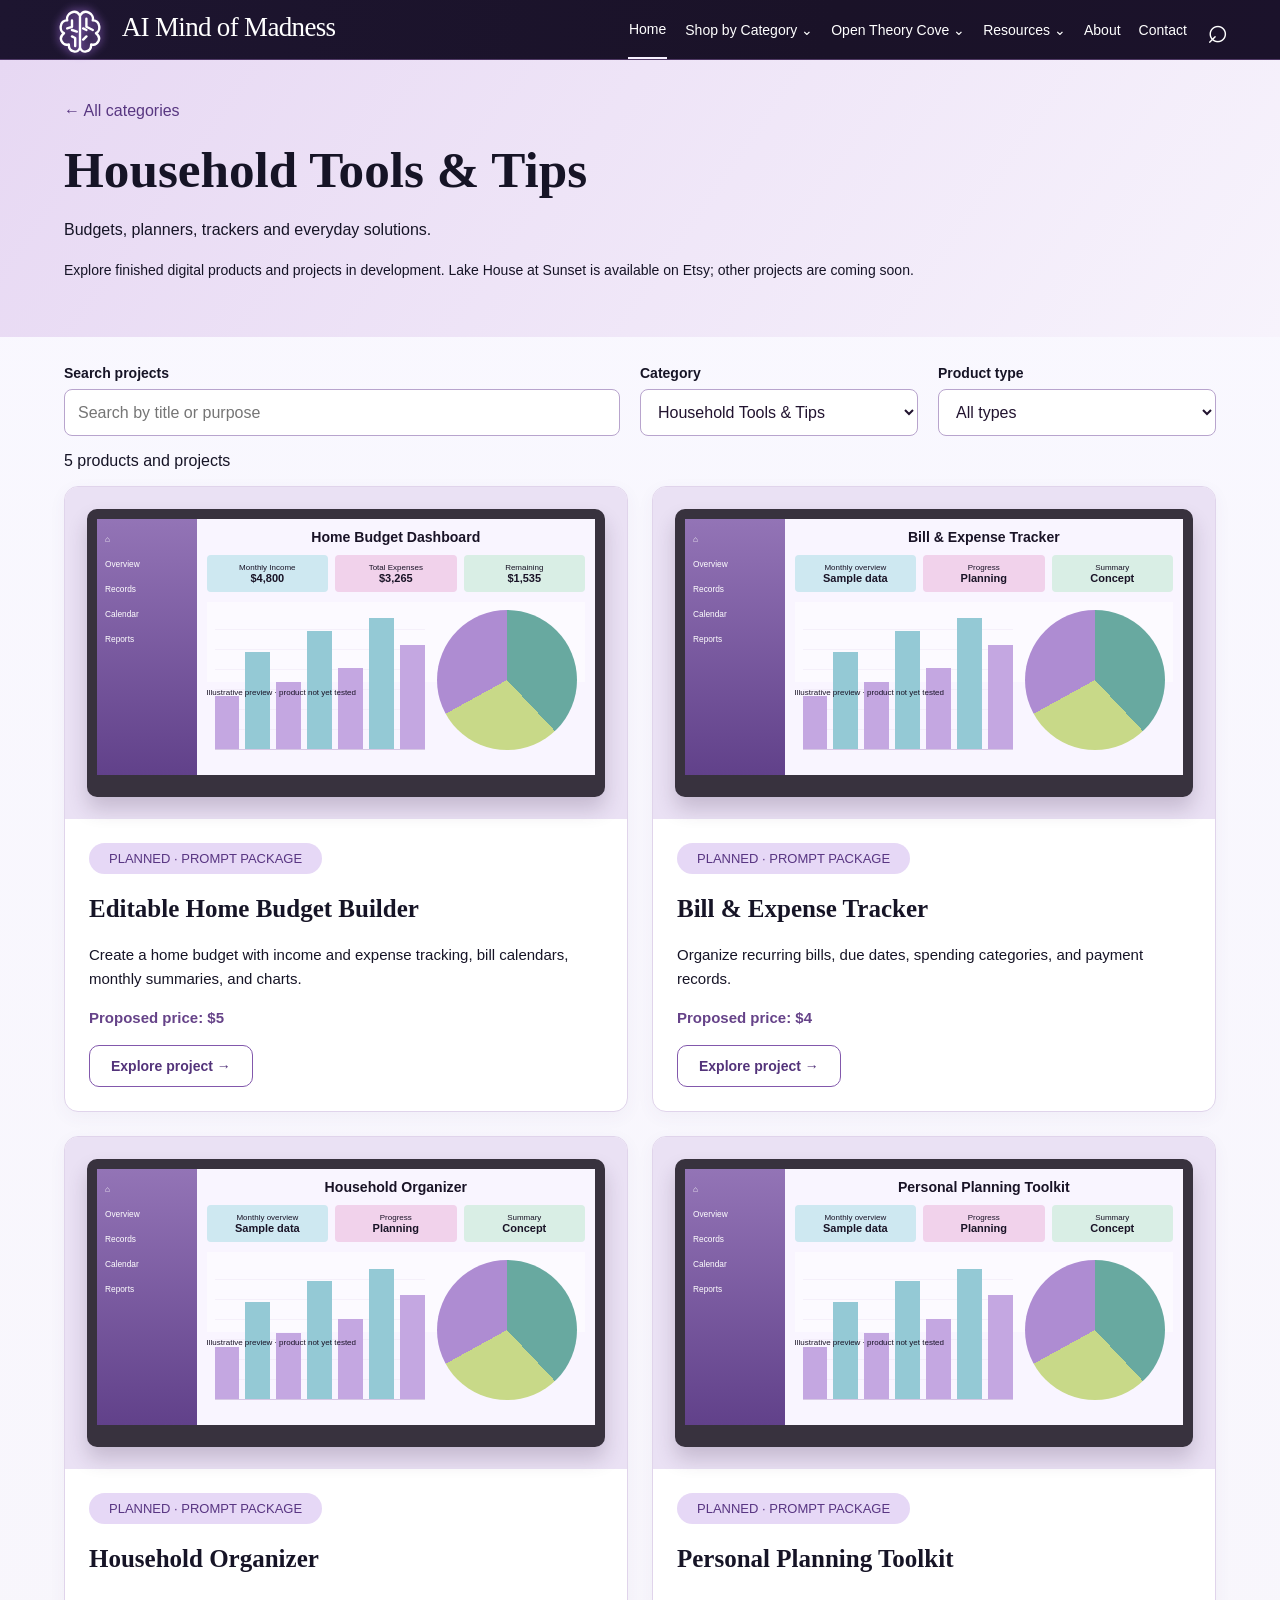
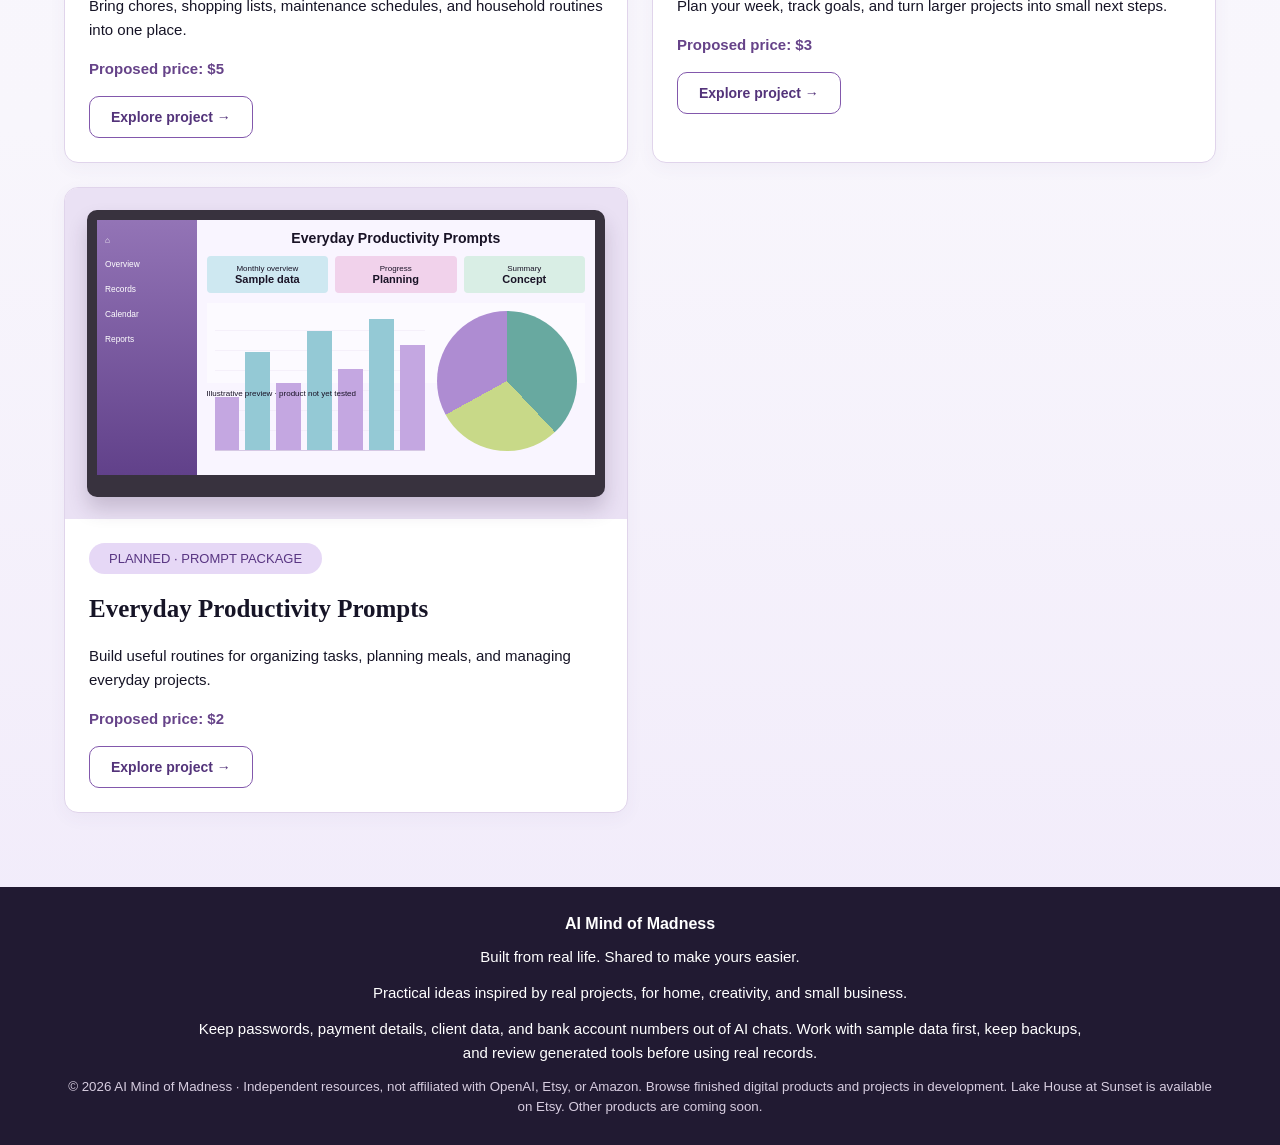
<file: household.html>
<!doctype html><html lang="en"><head><meta charset="utf-8"><meta name="viewport" content="width=device-width,initial-scale=1"><title>Household Tools & Tips | AI Mind of Madness</title><meta name="description" content="Budgets, planners, trackers and everyday solutions."><link rel="stylesheet" href="/style.css?v=approved5"><script src="/site.js?v=approved5" defer></script></head><body><a class="skip" href="#main">Skip to content</a><header class="top"><a class="brand" href="/"><span class="brain">✺</span> AI Mind of Madness</a><button class="menu-toggle" aria-expanded="false" aria-controls="nav">☰ <span class="sr">Open menu</span></button><nav id="nav" aria-label="Main menu"><a href="/">Home</a><div class="drop"><button class="dropbtn" aria-expanded="false">Shop by Category⌄</button><div class="dropdown"><a href="/household.html">Household Tools & Tips</a><a href="/open-theory-cove.html">Open Theory Cove</a><a href="/etsy-sellers.html">Etsy Sellers</a><a href="/amazon-kdp.html">Amazon KDP Sellers</a><a href="/business.html">Business & Productivity</a><a href="/all-products.html">All Products</a></div></div><a href="/open-theory-cove.html">Open Theory Cove</a><a href="/#how">Resources</a><a href="/#about">About</a><a href="mailto:mktvisibility@gmail.com">Contact</a></nav><span class="cart" title="Purchases not yet available">♧ <small>0</small></span></header><main id="main"><section class="inner-hero"><div class="inner-photo" style="background-image:url('https://images.unsplash.com/photo-1497366216548-37526070297c?auto=format&fit=crop&w=1400&q=80')"></div><div class="inner-content"><a href="/#categories">← All categories</a><span class="eyebrow">EXPLORE THE COLLECTION</span><h1>Household Tools & Tips</h1><p>Budgets, planners, trackers and everyday solutions.</p></div></section><section class="inner-body"><article class="product"><span class="pill">IN DEVELOPMENT · PREVIEW ONLY</span><h2>Create a personal budget dashboard</h2><p>Build a flexible monthly income, bills and spending tracker with editable categories and chart views.</p><p class="price">Planned price: $9.99</p><p>Product ZIP packages, full-size preview screenshots and finished PDF downloads will be added after testing. Checkout is intentionally disabled.</p></article><aside class="product"><h3>What a finished kit will include</h3><p>Sequenced prompts, setup instructions, editable design references, customization tips and troubleshooting steps.</p><h3>Protect your information</h3><p>Do not upload account numbers, passwords or other sensitive credentials. Never connect a personal bank account to a budget experiment.</p></aside></section></main><footer><strong>✺ AI Mind of Madness</strong><p>Built from real life. Shared to make yours easier.</p><small>© 2026 AI Mind of Madness. Independent project resources for ChatGPT users. Not affiliated with OpenAI. Product kits and checkout are not yet available.</small></footer></body></html>
</file>
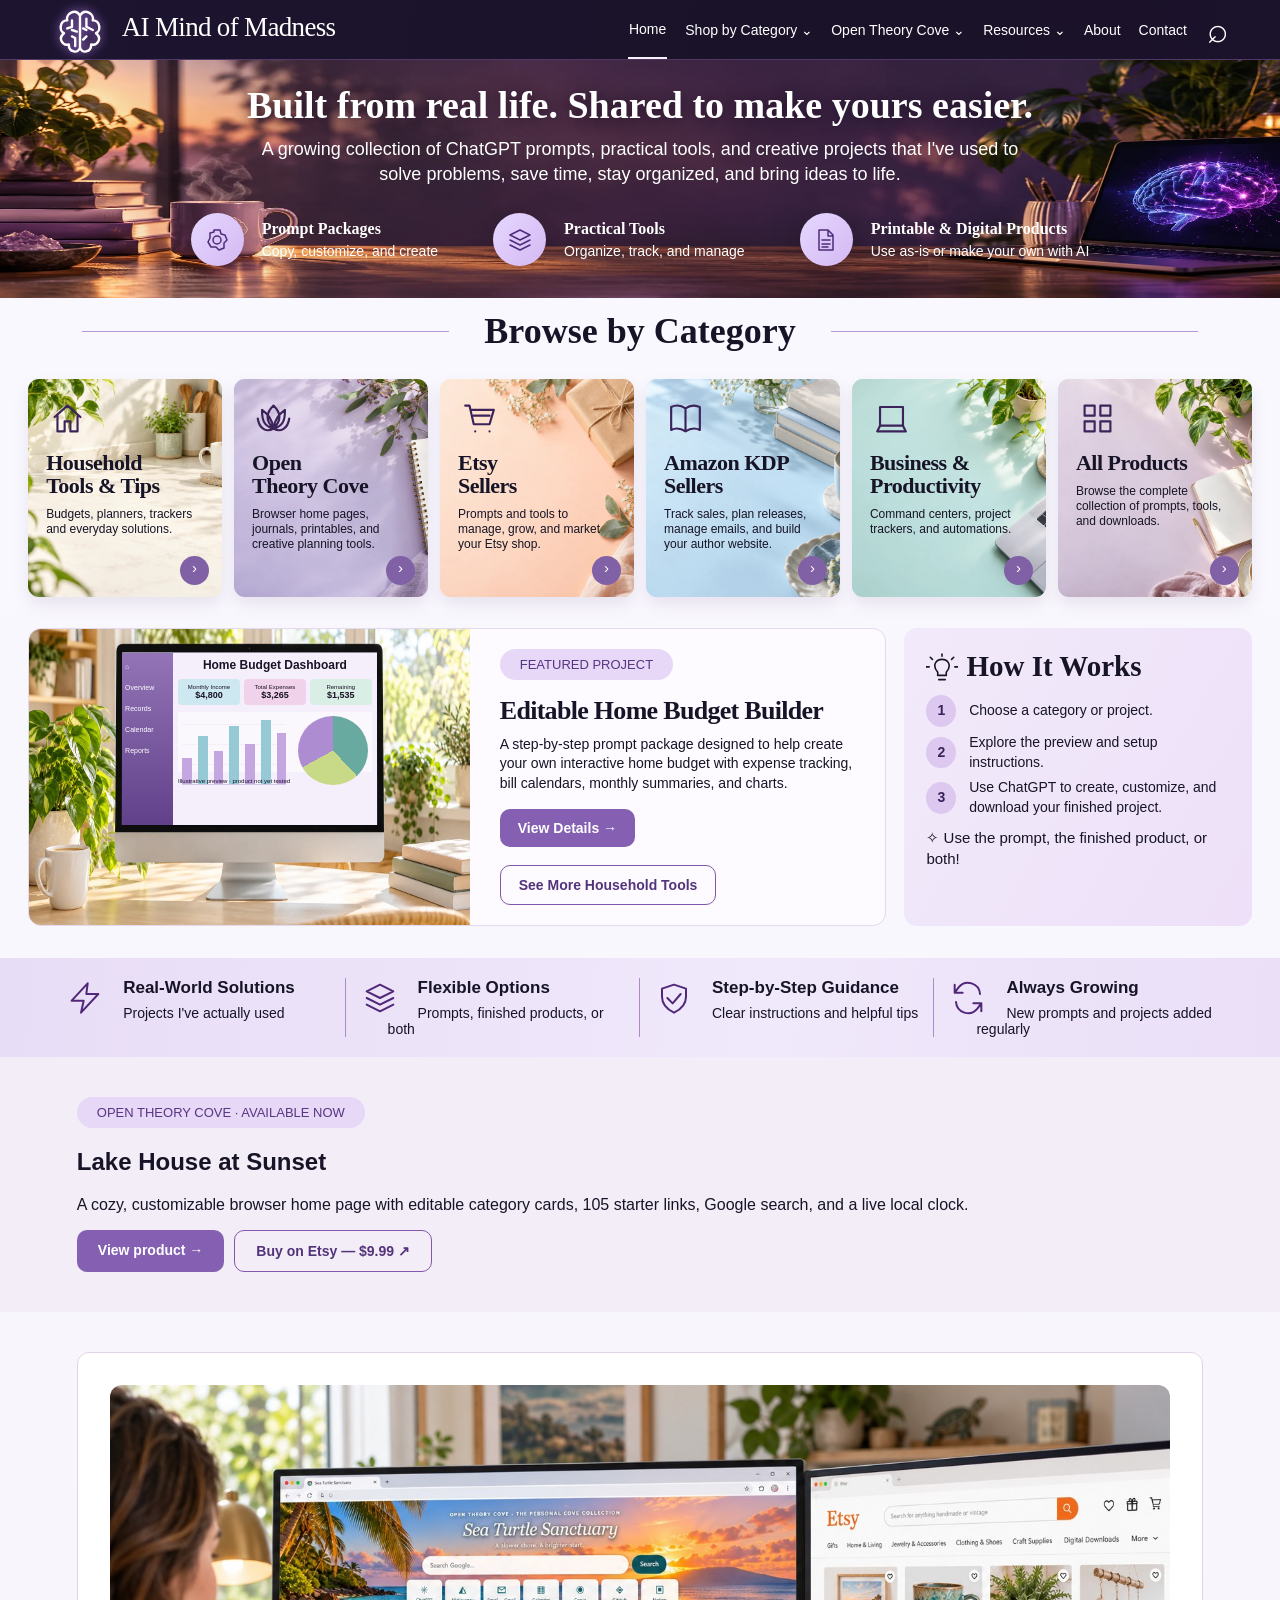
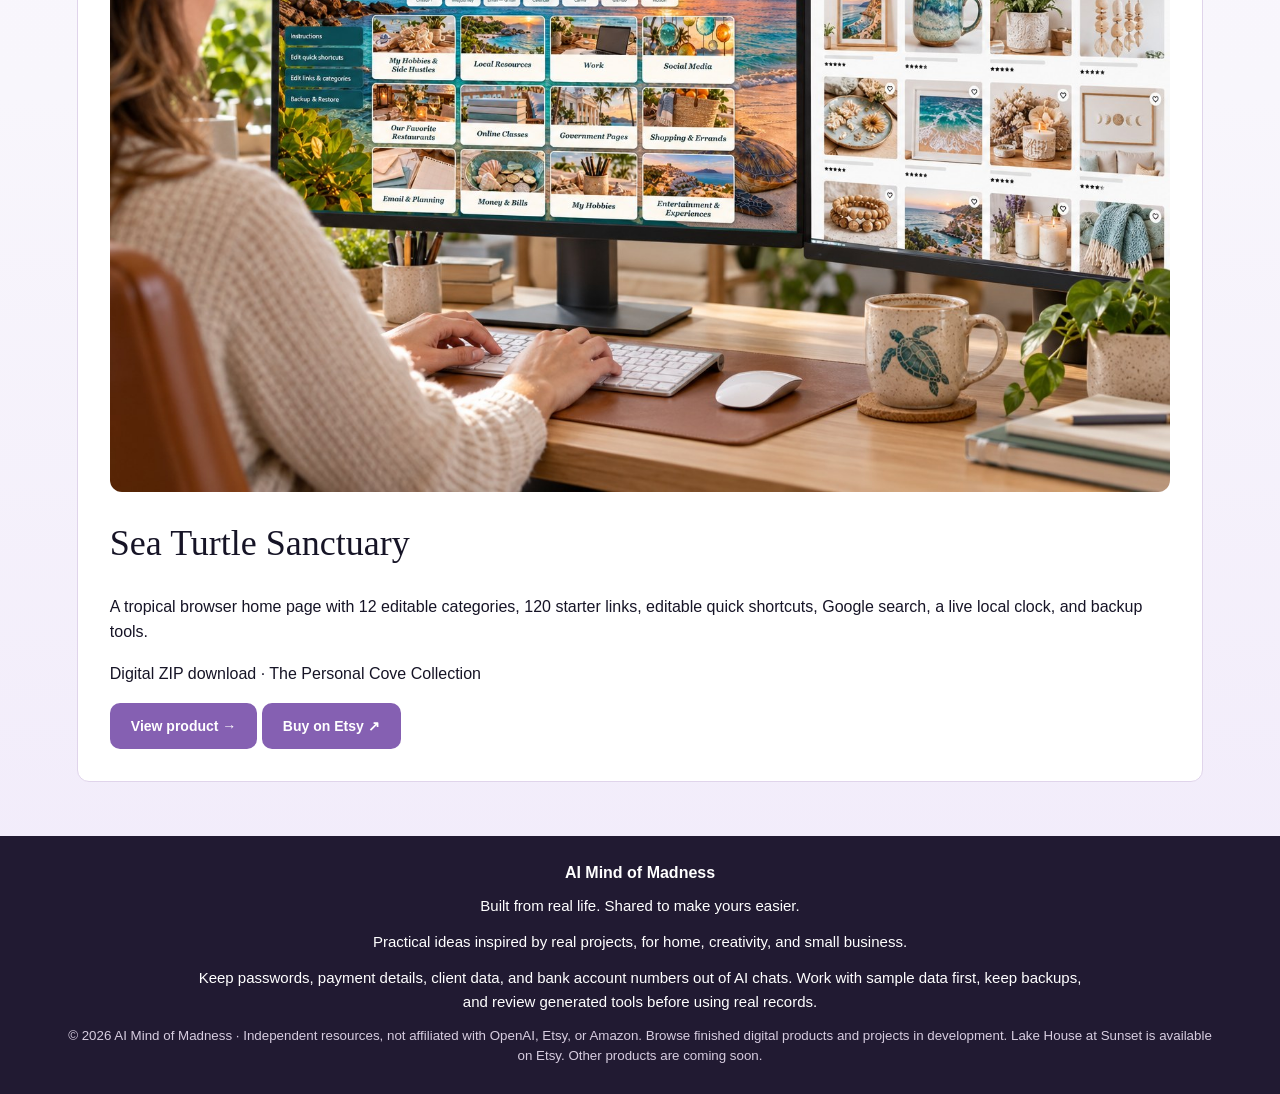
<file: indexdraft.html>
<!doctype html><html lang="en"><head><meta charset="utf-8"><meta name="viewport" content="width=device-width,initial-scale=1"><title>Practical ChatGPT Prompts and Project Kits | AI Mind of Madness</title><meta name="description" content="A growing collection of ChatGPT prompts, practical tools, and creative projects that I've used to solve problems, save time, stay organized, and bring ideas to life."><link rel="stylesheet" href="/style.css?v=approved5"><script src="/site.js?v=approved5" defer></script><style>@media(max-width:360px){.cat h3{font-size:20px!important}.cat-info{padding-left:12px!important;padding-right:12px!important}}</style></head><body><a class="skip" href="#main">Skip to content</a><header class="top"><a class="brand" href="/"><span class="brain">✺</span> AI Mind of Madness</a><button class="menu-toggle" aria-expanded="false" aria-controls="nav">☰ <span class="sr">Open menu</span></button><nav id="nav" aria-label="Main menu"><a href="/">Home</a><div class="drop"><button class="dropbtn" aria-expanded="false">Shop by Category⌄</button><div class="dropdown"><a href="/household.html">Household Tools & Tips</a><a href="/open-theory-cove.html">Open Theory Cove</a><a href="/etsy-sellers.html">Etsy Sellers</a><a href="/amazon-kdp.html">Amazon KDP Sellers</a><a href="/business.html">Business & Productivity</a><a href="/all-products.html">All Products</a></div></div><a href="/open-theory-cove.html">Open Theory Cove</a><a href="/#how">Resources</a><a href="/#about">About</a><a href="mailto:mktvisibility@gmail.com">Contact</a></nav><a class="search-link" href="/all-products.html" aria-label="Search products">⌕</a></header><main id="main"><section class="hero"><div class="hero-bg"></div><div class="hero-copy"><h1>Built from real life. Shared to make yours easier.</h1><p>A growing collection of ChatGPT prompts, practical tools, and creative projects that I've used to solve problems, save time, stay organized, and bring ideas to life.</p><div class="benefits"><div><span>⚙</span><b>Prompt Packages</b><small>Copy, customize, and create</small></div><div><span>▱</span><b>Practical Tools</b><small>Organize, track, and manage</small></div><div><span>▤</span><b>Printable & Digital Products</b><small>Use as-is or make your own with AI</small></div></div></div></section><section class="browse" id="categories"><h2 class="section-title">Browse by Category</h2><div class="cards"><a class="cat c1" href="/household.html"><div class="cat-photo" style="background-image:url('https://images.unsplash.com/photo-1497366216548-37526070297c?auto=format&fit=crop&w=700&q=80')"></div><div class="cat-info"><span class="cat-icon">⌂</span><h3>Household Tools & Tips</h3><p>Budgets, planners, trackers and everyday solutions.</p><span class="arrow" aria-hidden="true">➜</span></div></a><a class="cat c2" href="/open-theory-cove.html"><div class="cat-photo" style="background-image:url('https://images.unsplash.com/photo-1517841905240-472988babdf9?auto=format&fit=crop&w=700&q=80')"></div><div class="cat-info"><span class="cat-icon">❀</span><h3>Open Theory Cove</h3><p>Journals, printable pages, planners and creative projects.</p><span class="arrow" aria-hidden="true">➜</span></div></a><a class="cat c3" href="/etsy-sellers.html"><div class="cat-photo" style="background-image:url('https://images.unsplash.com/photo-1490481651871-ab68de25d43d?auto=format&fit=crop&w=700&q=80')"></div><div class="cat-info"><span class="cat-icon">♧</span><h3>Etsy Sellers</h3><p>Prompts and tools for managing, growing and marketing your shop.</p><span class="arrow" aria-hidden="true">➜</span></div></a><a class="cat c4" href="/amazon-kdp.html"><div class="cat-photo" style="background-image:url('https://images.unsplash.com/photo-1512820790803-83ca734da794?auto=format&fit=crop&w=700&q=80')"></div><div class="cat-info"><span class="cat-icon">▤</span><h3>Amazon KDP Sellers</h3><p>Book catalogs, royalties, author websites and launch planning.</p><span class="arrow" aria-hidden="true">➜</span></div></a><a class="cat c5" href="/business.html"><div class="cat-photo" style="background-image:url('https://images.unsplash.com/photo-1497366811353-6870744d04b2?auto=format&fit=crop&w=700&q=80')"></div><div class="cat-info"><span class="cat-icon">▣</span><h3>Business & Productivity</h3><p>Command centers, client tools, project trackers and repeatable workflows.</p><span class="arrow" aria-hidden="true">➜</span></div></a><a class="cat c6" href="/all-products.html"><div class="cat-photo" style="background-image:url('https://images.unsplash.com/photo-1456324504439-367cee3b3c32?auto=format&fit=crop&w=700&q=80')"></div><div class="cat-info"><span class="cat-icon">▦</span><h3>All Products</h3><p>Browse all practical prompts, printable projects and tool-building guides.</p><span class="arrow" aria-hidden="true">➜</span></div></a></div></section><section class="feature-wrap"><div class="feature"><div class="feature-image"><div class="screen"><div class="screen-bar">⌂ &nbsp; Home Budget Dashboard <i>● ● ●</i></div><div class="metrics"><span>Monthly Income<b>$4,800</b></span><span>Total Expenses<b>$3,265</b></span><span>Remaining<b>$1,535</b></span></div><div class="graph"><i style="height:32%"></i><i style="height:67%"></i><i style="height:43%"></i><i style="height:81%"></i><i style="height:56%"></i><i style="height:95%"></i><i style="height:71%"></i></div></div></div><div class="feature-copy"><span class="pill">FEATURED PROJECT</span><h2>Editable Home Budget Builder</h2><p>A step-by-step prompt package designed to help create your own interactive home budget with expense tracking, bill calendars, monthly summaries, and charts.</p><div class="actions"><a class="btn" href="/household.html?product=home-budget">View Details →</a><a class="btn outline" href="/household.html">See More Household Tools</a></div></div></div><aside id="how" class="how"><h2>♧ How It Works</h2><ol><li>Choose a category or project.</li><li>Explore the preview and setup instructions.</li><li>Use ChatGPT to create, customize, and download your finished project.</li></ol><p>✧ Use the prompt, the finished product, or both!</p></aside></section><section class="values" id="about"><div><b>ϟ &nbsp; Real-World Solutions</b><small>Projects I've actually used</small></div><div><b>▱ &nbsp; Flexible Options</b><small>Prompts, finished products, or both</small></div><div><b>♢ &nbsp; Step-by-Step Guidance</b><small>Clear instructions and helpful tips</small></div><div><b>⟳ &nbsp; Always Growing</b><small>New prompts and projects added regularly</small></div></section><section class="note" hidden><h2>Practical projects, personally inspired.</h2><p>We are building and testing each guide before releasing it. Prices are flexible, and no paid download is currently available.</p><p><b>Privacy first:</b> Never paste passwords, bank account numbers, card numbers or sensitive credentials into a chat. Budget tools should not connect directly to your bank.</p></section><section class="lake-house-feature" style="padding:40px 6%;background:#f3edf7"><span class="pill">OPEN THEORY COVE · AVAILABLE NOW</span><h2>Lake House at Sunset</h2><p>A cozy, customizable browser home page with editable category cards, 105 starter links, Google search, and a live local clock.</p><div class="actions"><a class="btn" href="/lake-house-at-sunset.html">View product →</a><a class="btn outline" href="https://opentheorycove.etsy.com/listing/4607414623" target="_blank" rel="noopener noreferrer">Buy on Etsy — $9.99 ↗</a></div></section><section style="padding:40px 6%"><article class="product"><a href="sea-turtle-sanctuary.html"><img src="assets/products/sea-turtle-office.jpg" alt="Sea Turtle Sanctuary on a home-office monitor beside Etsy" loading="lazy" style="display:block;width:100%;height:auto;border-radius:12px"></a><h2>Sea Turtle Sanctuary</h2><p>A tropical browser home page with 12 editable categories, 120 starter links, editable quick shortcuts, Google search, a live local clock, and backup tools.</p><p>Digital ZIP download · The Personal Cove Collection</p><a class="btn" href="sea-turtle-sanctuary.html">View product →</a> <a class="btn" href="https://opentheorycove.etsy.com/listing/4607941003" target="_blank" rel="noopener noreferrer">Buy on Etsy ↗</a></article></section></main><footer><strong>✺ AI Mind of Madness</strong><p>Built from real life. Shared to make yours easier.</p><small>© 2026 AI Mind of Madness. Independent project resources for ChatGPT users. Not affiliated with OpenAI. Product kits and checkout are not yet available.</small></footer></body></html>
</file>
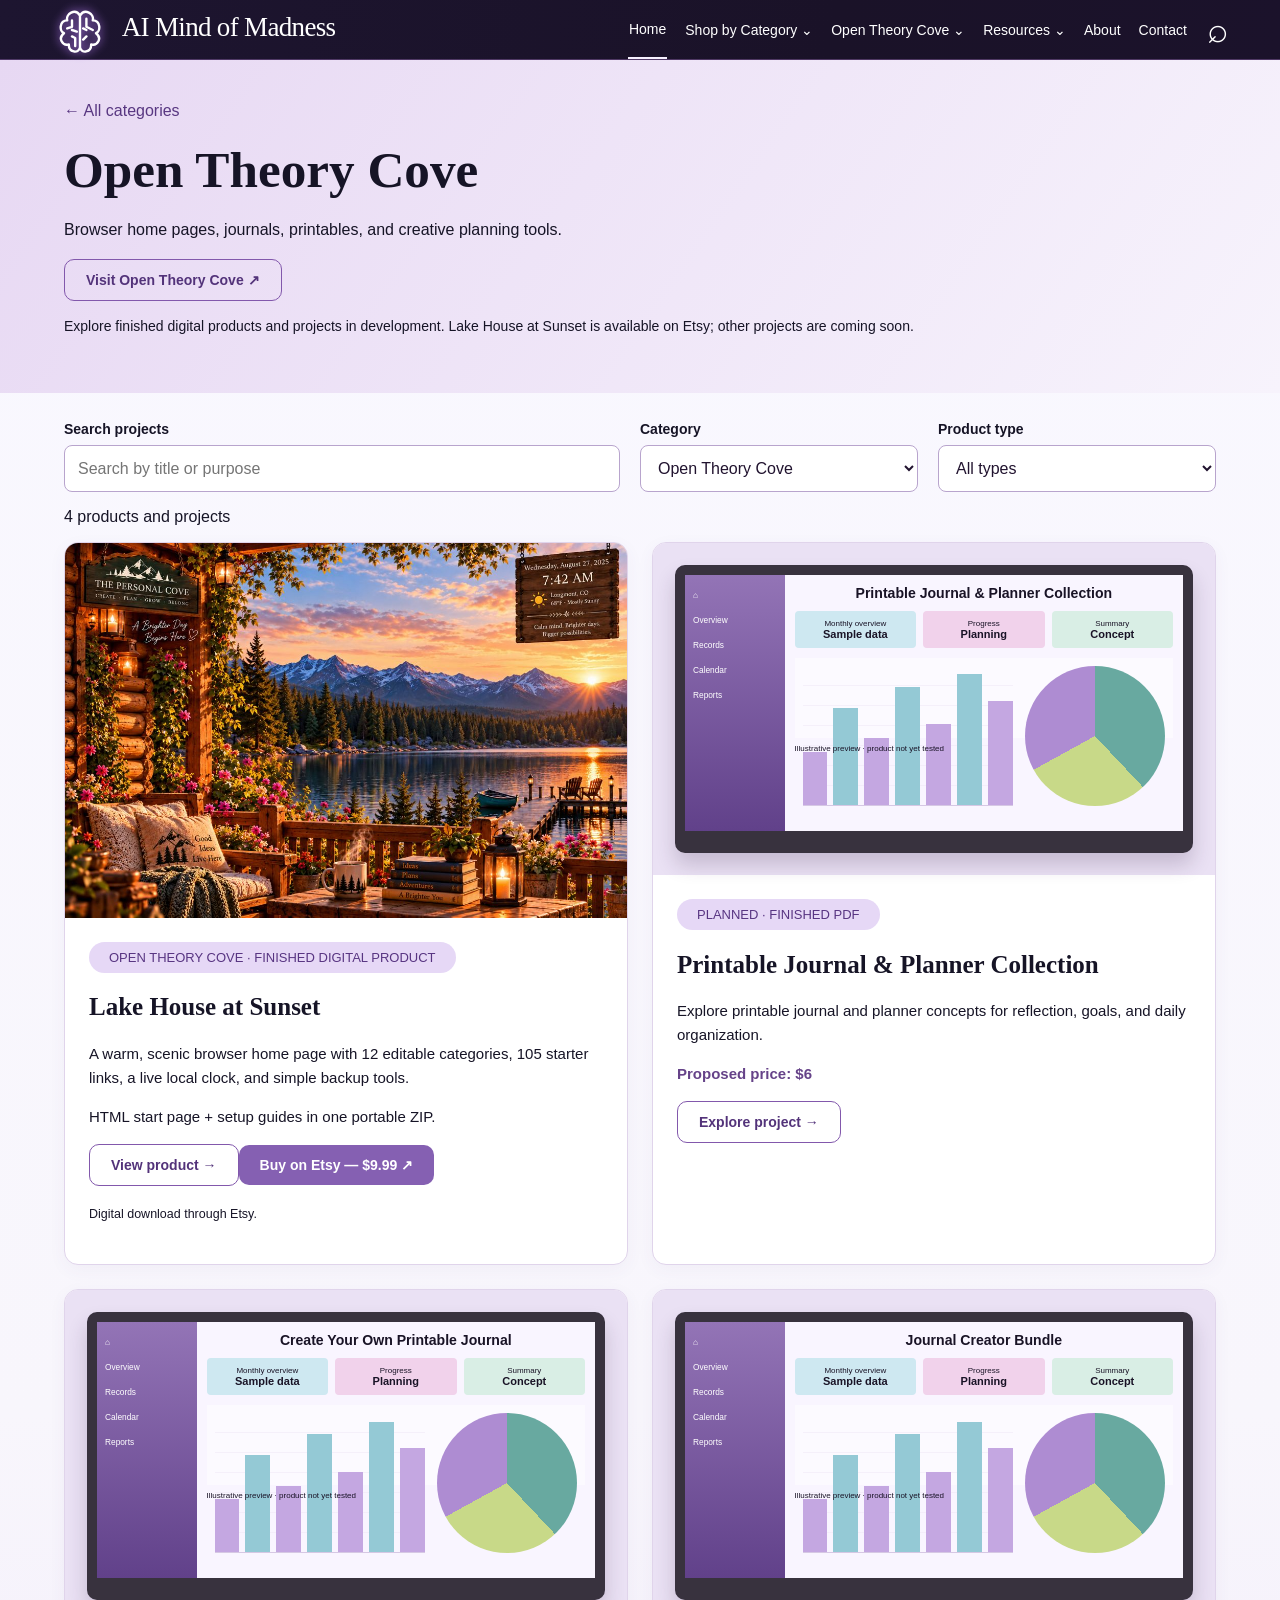
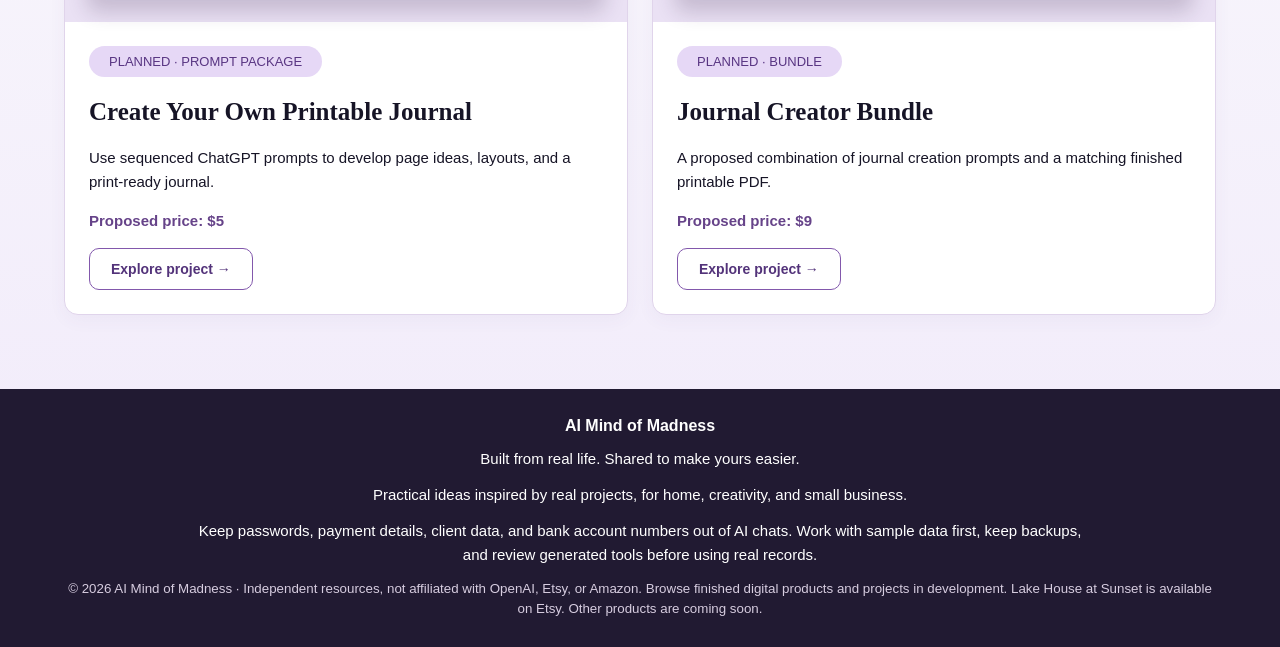
<file: open-theory-cove.html>
<!doctype html><html lang="en"><head><meta charset="utf-8"><meta name="viewport" content="width=device-width,initial-scale=1"><title>Open Theory Cove | AI Mind of Madness</title><meta name="description" content="Browser home pages, journals, printables, planners and creative projects."><link rel="stylesheet" href="/style.css?v=approved5"><script src="/site.js?v=approved5" defer></script></head><body><a class="skip" href="#main">Skip to content</a><header class="top"><a class="brand" href="/"><span class="brain">✺</span> AI Mind of Madness</a><button class="menu-toggle" aria-expanded="false" aria-controls="nav">☰ <span class="sr">Open menu</span></button><nav id="nav" aria-label="Main menu"><a href="/">Home</a><div class="drop"><button class="dropbtn" aria-expanded="false">Shop by Category⌄</button><div class="dropdown"><a href="/household.html">Household Tools & Tips</a><a href="/open-theory-cove.html">Open Theory Cove</a><a href="/etsy-sellers.html">Etsy Sellers</a><a href="/amazon-kdp.html">Amazon KDP Sellers</a><a href="/business.html">Business & Productivity</a><a href="/all-products.html">All Products</a></div></div><a href="/open-theory-cove.html">Open Theory Cove</a><a href="/#how">Resources</a><a href="/#about">About</a><a href="mailto:mktvisibility@gmail.com">Contact</a></nav><span class="cart" title="Purchases not yet available">♧ <small>0</small></span></header><main id="main"><section class="inner-hero"><div class="inner-photo" style="background-image:url('https://images.unsplash.com/photo-1517841905240-472988babdf9?auto=format&fit=crop&w=1400&q=80')"></div><div class="inner-content"><a href="/#categories">← All categories</a><span class="eyebrow">EXPLORE THE COLLECTION</span><h1>Open Theory Cove</h1><p>Journals, printable pages, planners and creative projects.</p></div></section><section class="inner-body"><article class="product"><a href="sea-turtle-sanctuary.html"><img src="assets/products/sea-turtle-office.jpg" alt="Sea Turtle Sanctuary on a home-office monitor beside Etsy" loading="lazy" style="display:block;width:100%;height:auto;border-radius:12px"></a><h2>Sea Turtle Sanctuary</h2><p>A tropical browser home page with 12 editable categories, 120 starter links, editable quick shortcuts, Google search, a live local clock, and backup tools.</p><p>Digital ZIP download · The Personal Cove Collection</p><a class="btn" href="sea-turtle-sanctuary.html">View product →</a> <a class="btn" href="https://opentheorycove.etsy.com/listing/4607941003" target="_blank" rel="noopener noreferrer">Buy on Etsy ↗</a></article><article class="product"><span class="pill">OPEN THEORY COVE · DIGITAL PRODUCT</span><h2>Lake House at Sunset</h2><p>A cozy, editable browser home page with 12 categories, 105 starter links, a live local clock, and backup tools. Portable HTML with embedded artwork and setup guides.</p><a class="btn" href="/lake-house-at-sunset.html">View product →</a><a class="btn" href="https://opentheorycove.etsy.com/listing/4607414623" target="_blank" rel="noopener noreferrer">Buy on Etsy — $9.99 ↗</a><p>Digital download delivered through Etsy.</p></article><aside class="product"><h3>What a finished kit will include</h3><p>Sequenced prompts, setup instructions, editable design references, customization tips and troubleshooting steps.</p><h3>Protect your information</h3><p>Do not upload account numbers, passwords or other sensitive credentials. Never connect a personal bank account to a budget experiment.</p></aside></section></main><footer><strong>✺ AI Mind of Madness</strong><p>Built from real life. Shared to make yours easier.</p><small>© 2026 AI Mind of Madness. Independent project resources for ChatGPT users. Not affiliated with OpenAI. Lake House at Sunset is available on Etsy. Other products are coming soon.</small></footer></body></html>
</file>
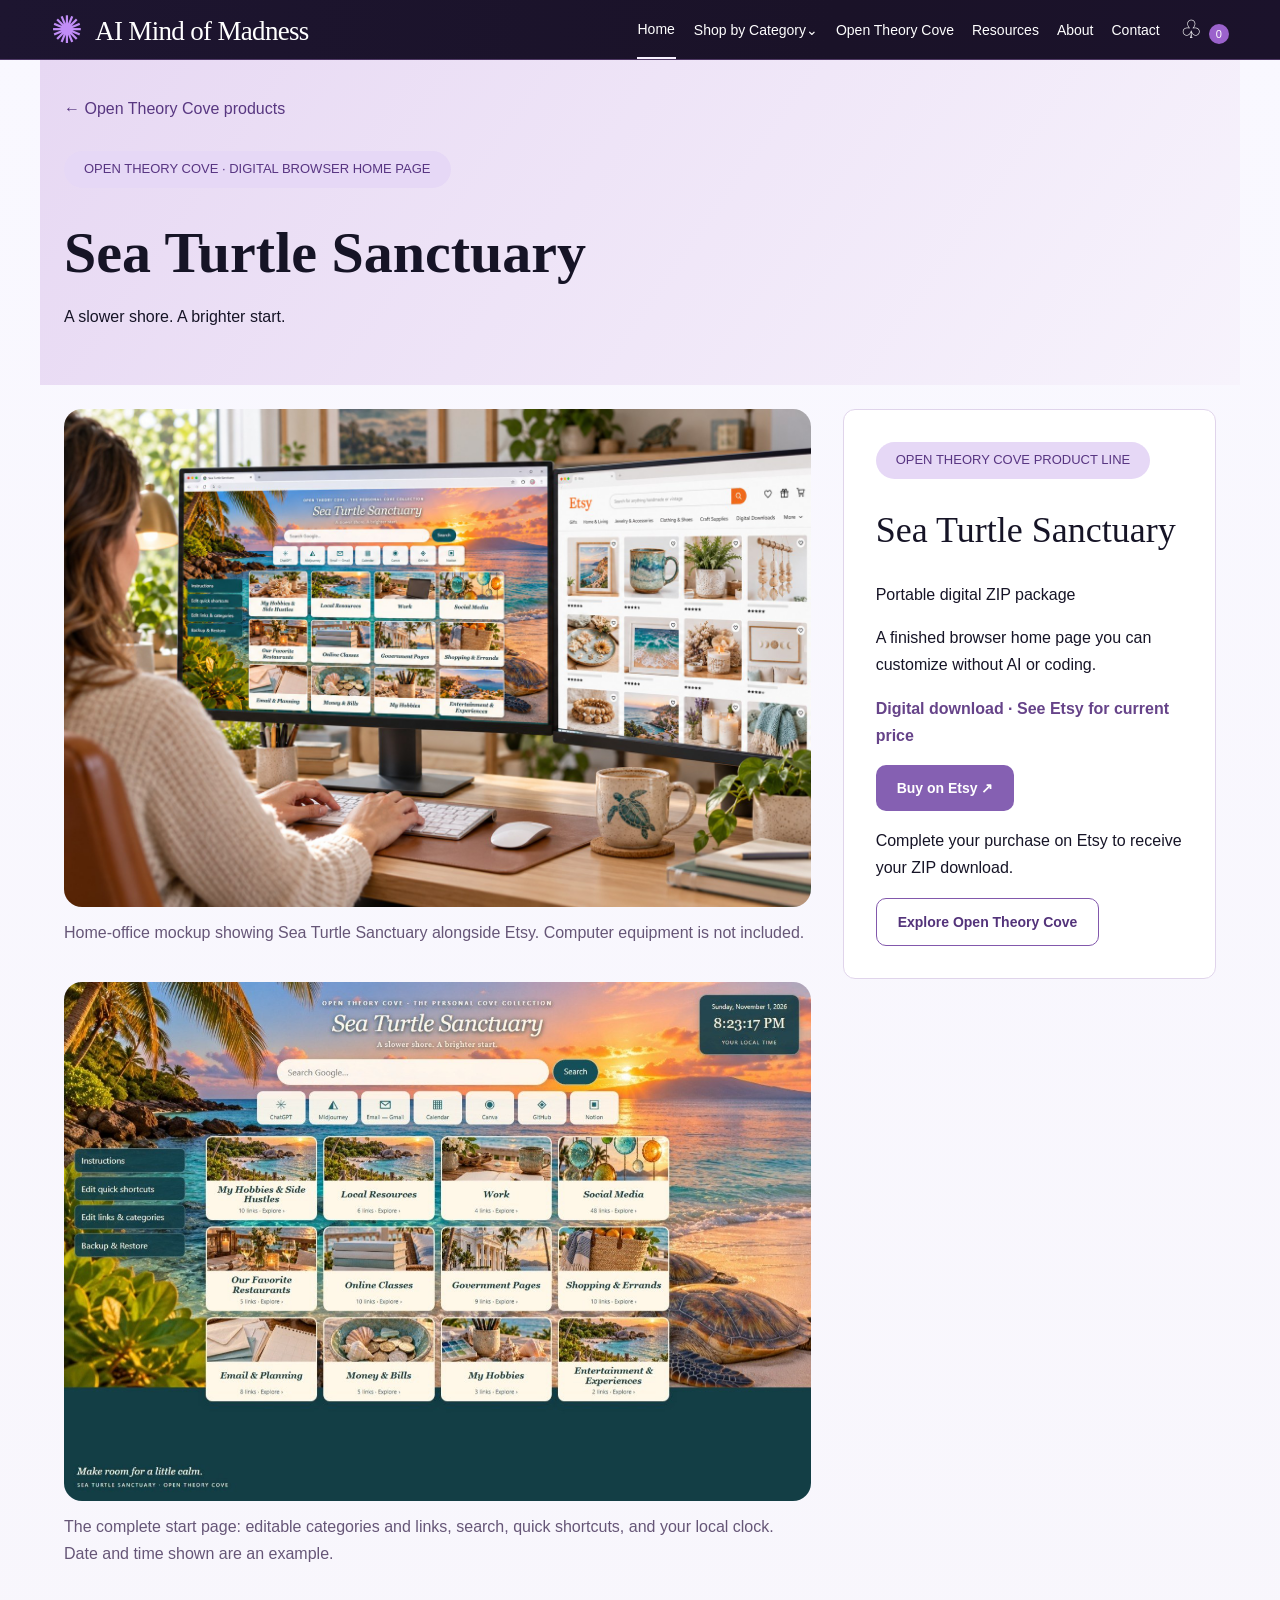
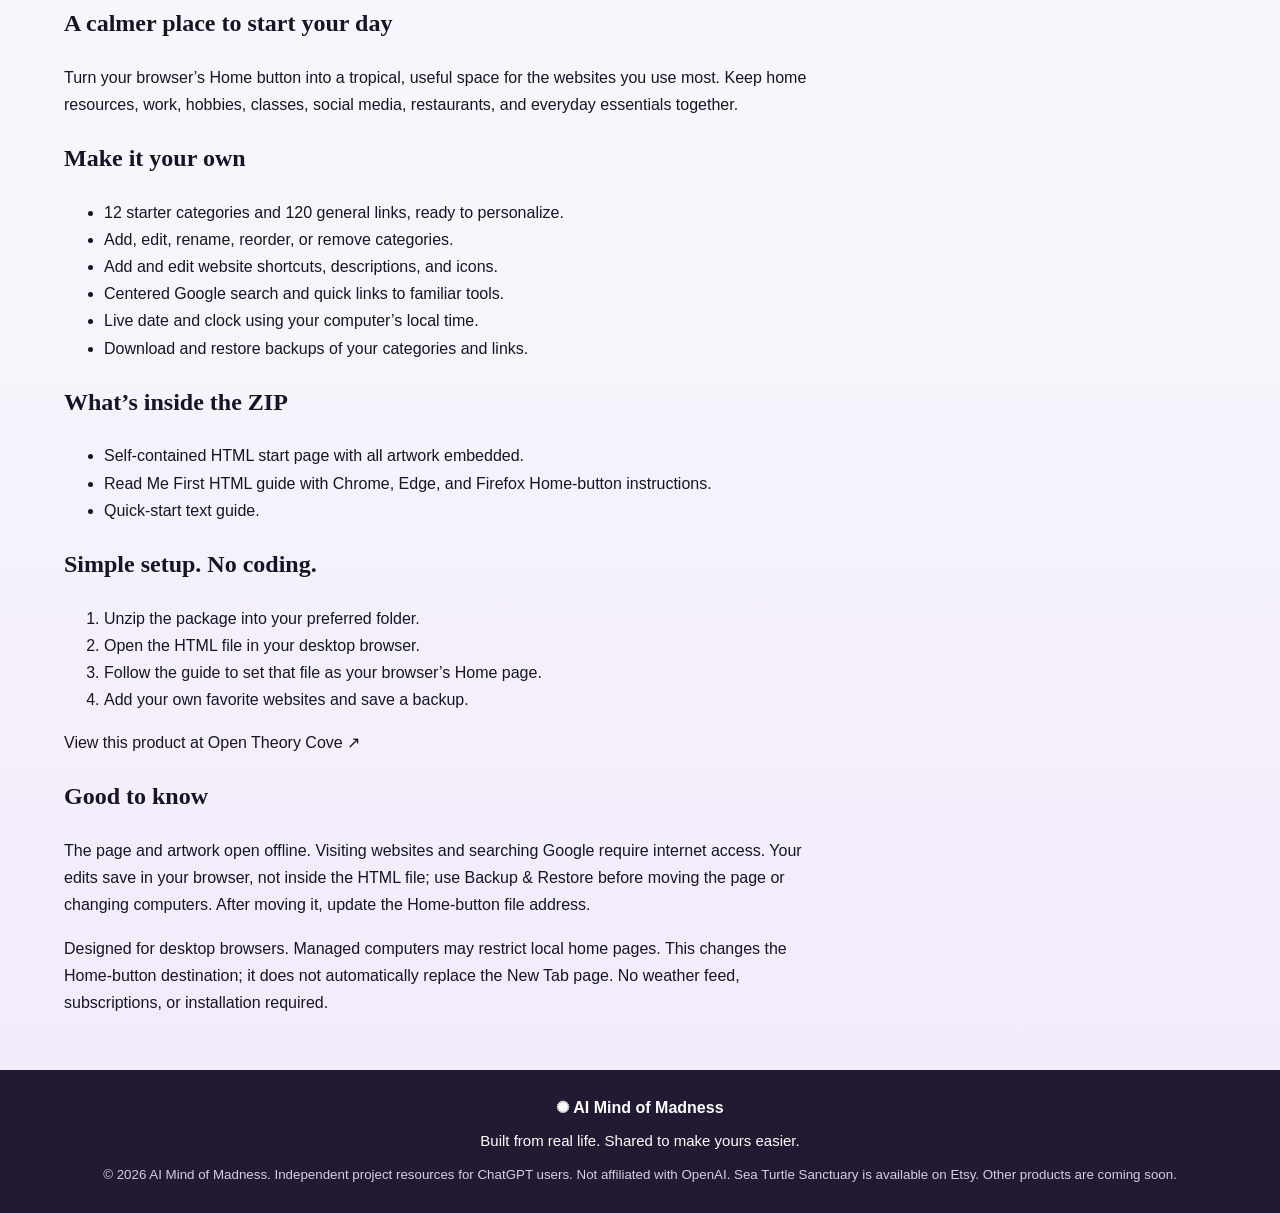
<file: sea-turtle-sanctuary.html>
<!doctype html><html lang="en"><head><meta charset="utf-8"><meta name="viewport" content="width=device-width,initial-scale=1"><title>Sea Turtle Sanctuary | Open Theory Cove · AI Mind of Madness</title><meta name="description" content="A tropical lake house browser home page with editable categories, 120 starter links, a live local clock, and portable offline artwork. An Open Theory Cove digital product."><link rel="stylesheet" href="/style.css?v=approved5"><style>.detail-layout{max-width:1200px;margin:0 auto;padding:24px;display:grid;grid-template-columns:minmax(0,2fr) minmax(240px,1fr);gap:32px}.detail-layout p,.detail-layout li{line-height:1.7}.detail-heading{padding:40px 24px;max-width:1200px;margin:auto}.detail-heading h1{font-size:clamp(34px,5vw,58px)}.detail-layout aside{align-self:start}nav{flex-wrap:wrap}@media(max-width:760px){.detail-layout{grid-template-columns:1fr}.top{height:auto;flex-wrap:wrap;padding:18px}#nav{display:flex;position:static;flex-wrap:wrap}.menu-toggle,.drop,.cart{display:none}}</style></head><body><a class="skip" href="#main">Skip to content</a><header class="top"><a class="brand" href="/"><span class="brain">✺</span> AI Mind of Madness</a><button class="menu-toggle" aria-expanded="false" aria-controls="nav">☰ <span class="sr">Open menu</span></button><nav id="nav" aria-label="Main menu"><a href="/">Home</a><div class="drop"><button class="dropbtn" aria-expanded="false">Shop by Category⌄</button><div class="dropdown"><a href="/household.html">Household Tools & Tips</a><a href="/open-theory-cove.html">Open Theory Cove</a><a href="/etsy-sellers.html">Etsy Sellers</a><a href="/amazon-kdp.html">Amazon KDP Sellers</a><a href="/business.html">Business & Productivity</a><a href="/all-products.html">All Products</a></div></div><a href="/open-theory-cove.html">Open Theory Cove</a><a href="/#how">Resources</a><a href="/#about">About</a><a href="mailto:mktvisibility@gmail.com">Contact</a></nav><span class="cart" title="Purchases not yet available">♧ <small>0</small></span></header><main id="main"><section class="detail-heading"><a href="/open-theory-cove.html">← Open Theory Cove products</a><p class="pill">OPEN THEORY COVE · DIGITAL BROWSER HOME PAGE</p><h1>Sea Turtle Sanctuary</h1><p>A slower shore. A brighter start.</p></section><section class="detail-layout"><div><figure style="margin:0"><img src="assets/products/sea-turtle-office.jpg" alt="Sea Turtle Sanctuary browser start page preview" style="display:block;width:100%;height:auto;border-radius:18px"><figcaption style="padding:12px 0;color:#665677">Home-office mockup showing Sea Turtle Sanctuary alongside Etsy. Computer equipment is not included.</figcaption></figure><figure style="margin:24px 0"><img src="assets/products/sea-turtle-preview.jpg" alt="Sea Turtle Sanctuary browser start page preview" style="display:block;width:100%;height:auto;border-radius:18px"><figcaption style="padding:12px 0;color:#665677">The complete start page: editable categories and links, search, quick shortcuts, and your local clock. Date and time shown are an example.</figcaption></figure><h2>A calmer place to start your day</h2><p>Turn your browser’s Home button into a tropical, useful space for the websites you use most. Keep home resources, work, hobbies, classes, social media, restaurants, and everyday essentials together.</p><h2>Make it your own</h2><ul><li>12 starter categories and 120 general links, ready to personalize.</li><li>Add, edit, rename, reorder, or remove categories.</li><li>Add and edit website shortcuts, descriptions, and icons.</li><li>Centered Google search and quick links to familiar tools.</li><li>Live date and clock using your computer’s local time.</li><li>Download and restore backups of your categories and links.</li></ul><h2>What’s inside the ZIP</h2><ul><li>Self-contained HTML start page with all artwork embedded.</li><li>Read Me First HTML guide with Chrome, Edge, and Firefox Home-button instructions.</li><li>Quick-start text guide.</li></ul><h2>Simple setup. No coding.</h2><ol><li>Unzip the package into your preferred folder.</li><li>Open the HTML file in your desktop browser.</li><li>Follow the guide to set that file as your browser’s Home page.</li><li>Add your own favorite websites and save a backup.</li></ol><p><a href="https://opentheorycove.com/sea-turtle-sanctuary.html" target="_blank" rel="noopener noreferrer">View this product at Open Theory Cove ↗</a></p><h2>Good to know</h2><p>The page and artwork open offline. Visiting websites and searching Google require internet access. Your edits save in your browser, not inside the HTML file; use Backup &amp; Restore before moving the page or changing computers. After moving it, update the Home-button file address.</p><p>Designed for desktop browsers. Managed computers may restrict local home pages. This changes the Home-button destination; it does not automatically replace the New Tab page. No weather feed, subscriptions, or installation required.</p></div><aside class="product"><span class="pill">OPEN THEORY COVE PRODUCT LINE</span><h2>Sea Turtle Sanctuary</h2><p>Portable digital ZIP package</p><p>A finished browser home page you can customize without AI or coding.</p><p class="price">Digital download · See Etsy for current price</p><a class="btn" href="https://opentheorycove.etsy.com/listing/4607941003" target="_blank" rel="noopener noreferrer">Buy on Etsy ↗</a><p>Complete your purchase on Etsy to receive your ZIP download.</p><a class="btn outline" href="/open-theory-cove.html">Explore Open Theory Cove</a></aside></section></main><footer><strong>✺ AI Mind of Madness</strong><p>Built from real life. Shared to make yours easier.</p><small>© 2026 AI Mind of Madness. Independent project resources for ChatGPT users. Not affiliated with OpenAI. Sea Turtle Sanctuary is available on Etsy. Other products are coming soon.</small></footer></body></html>
</file>
